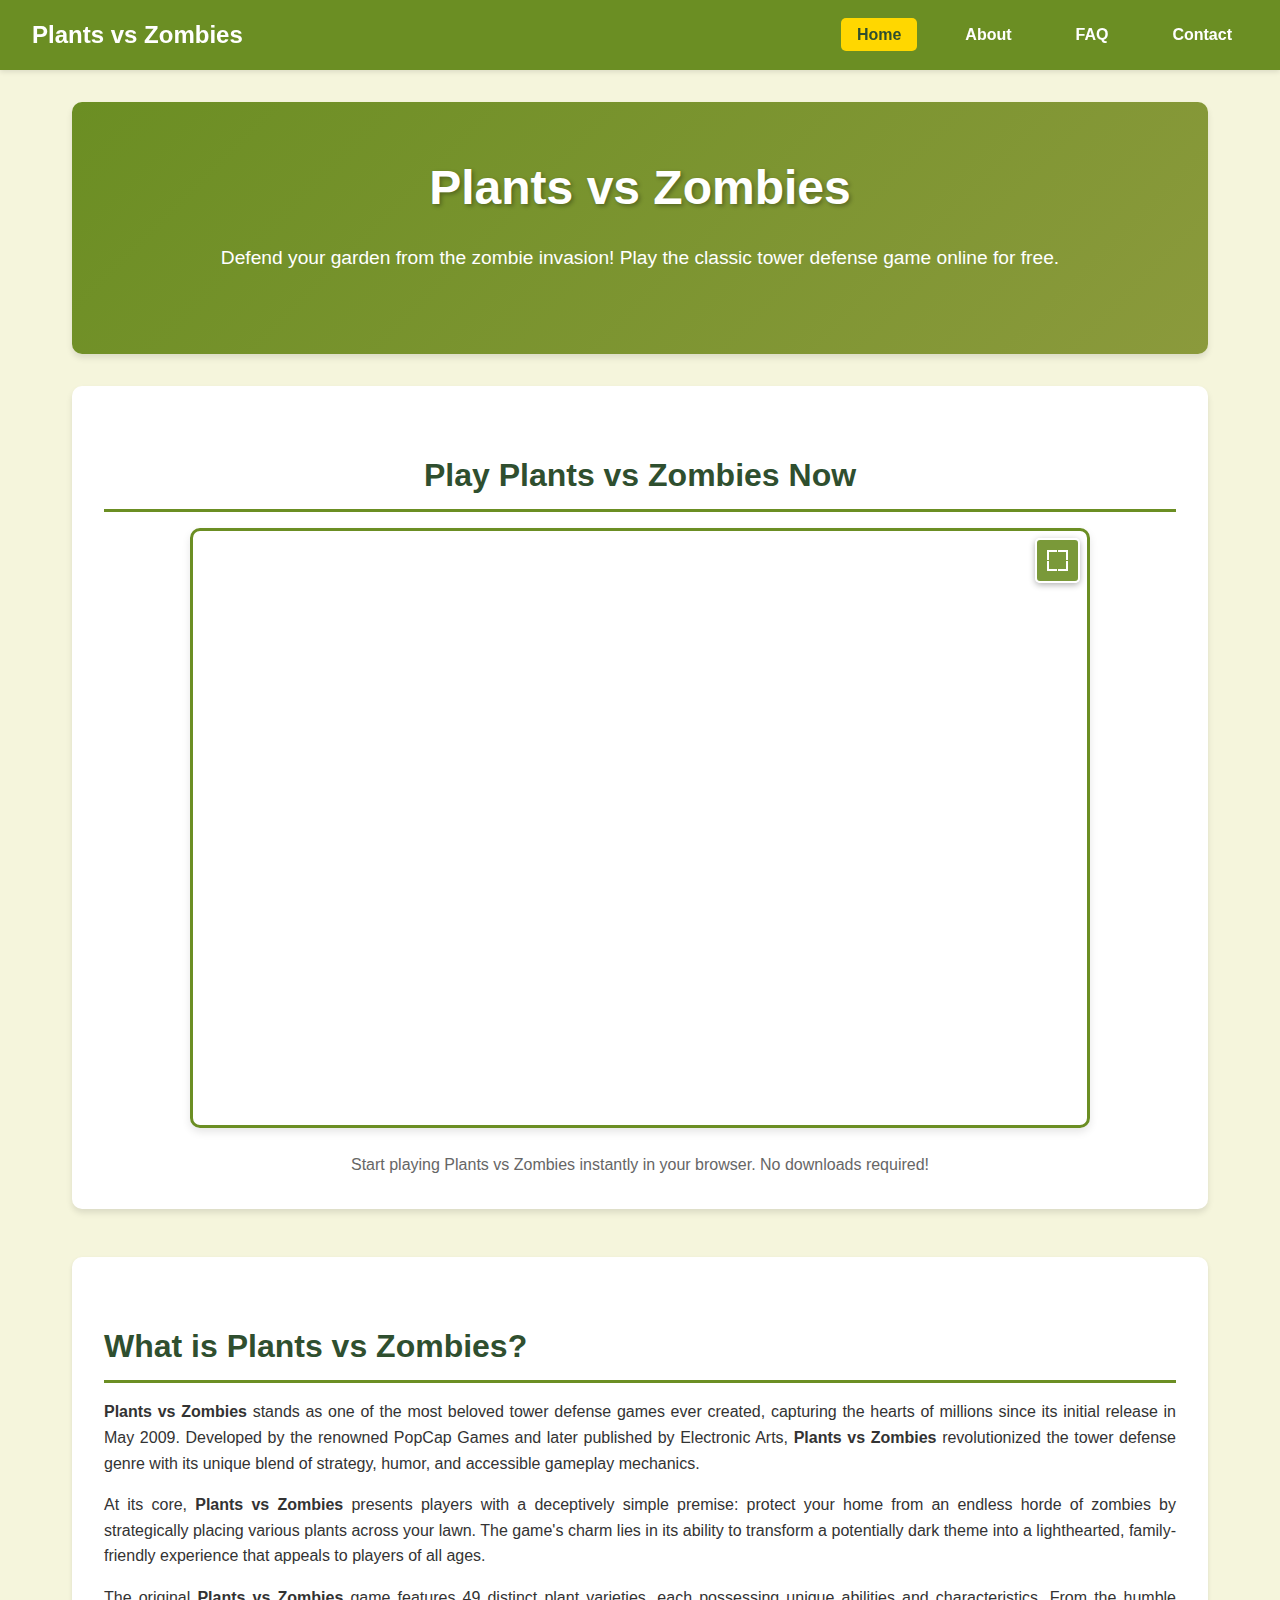
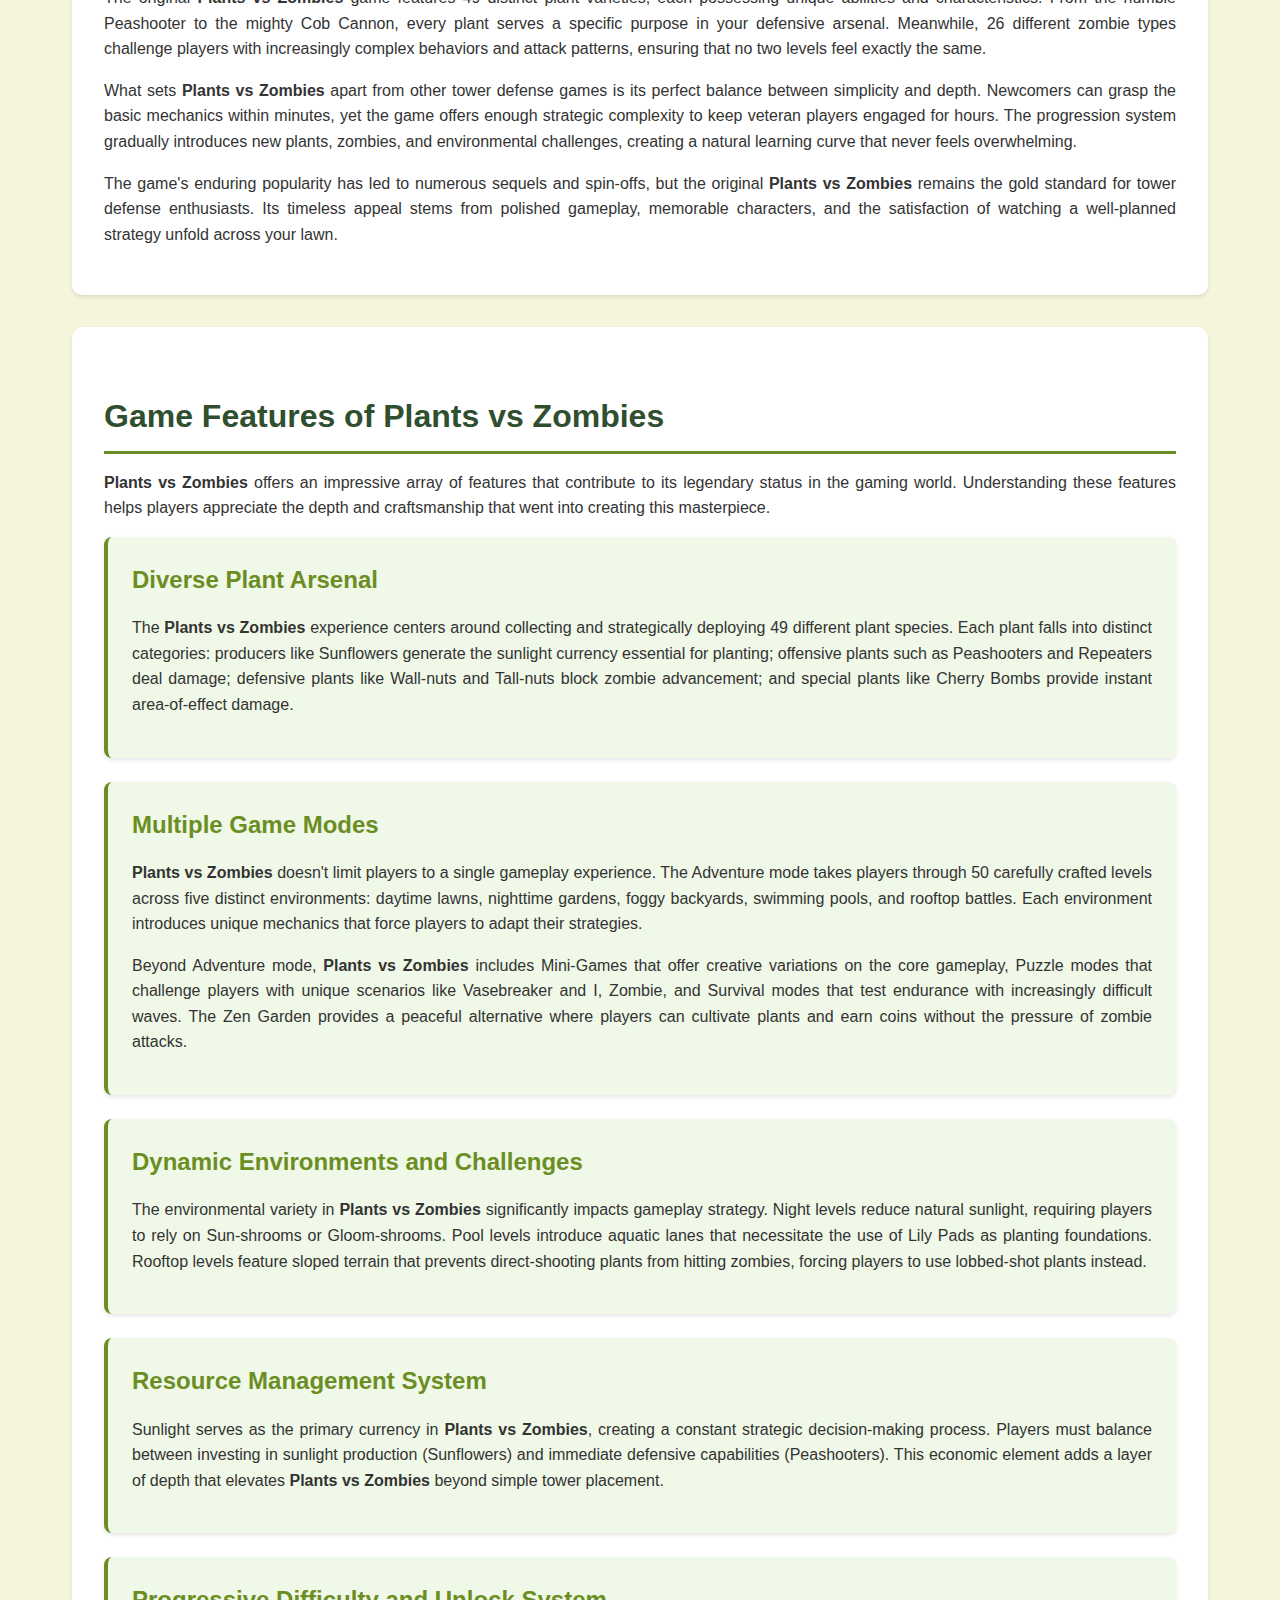
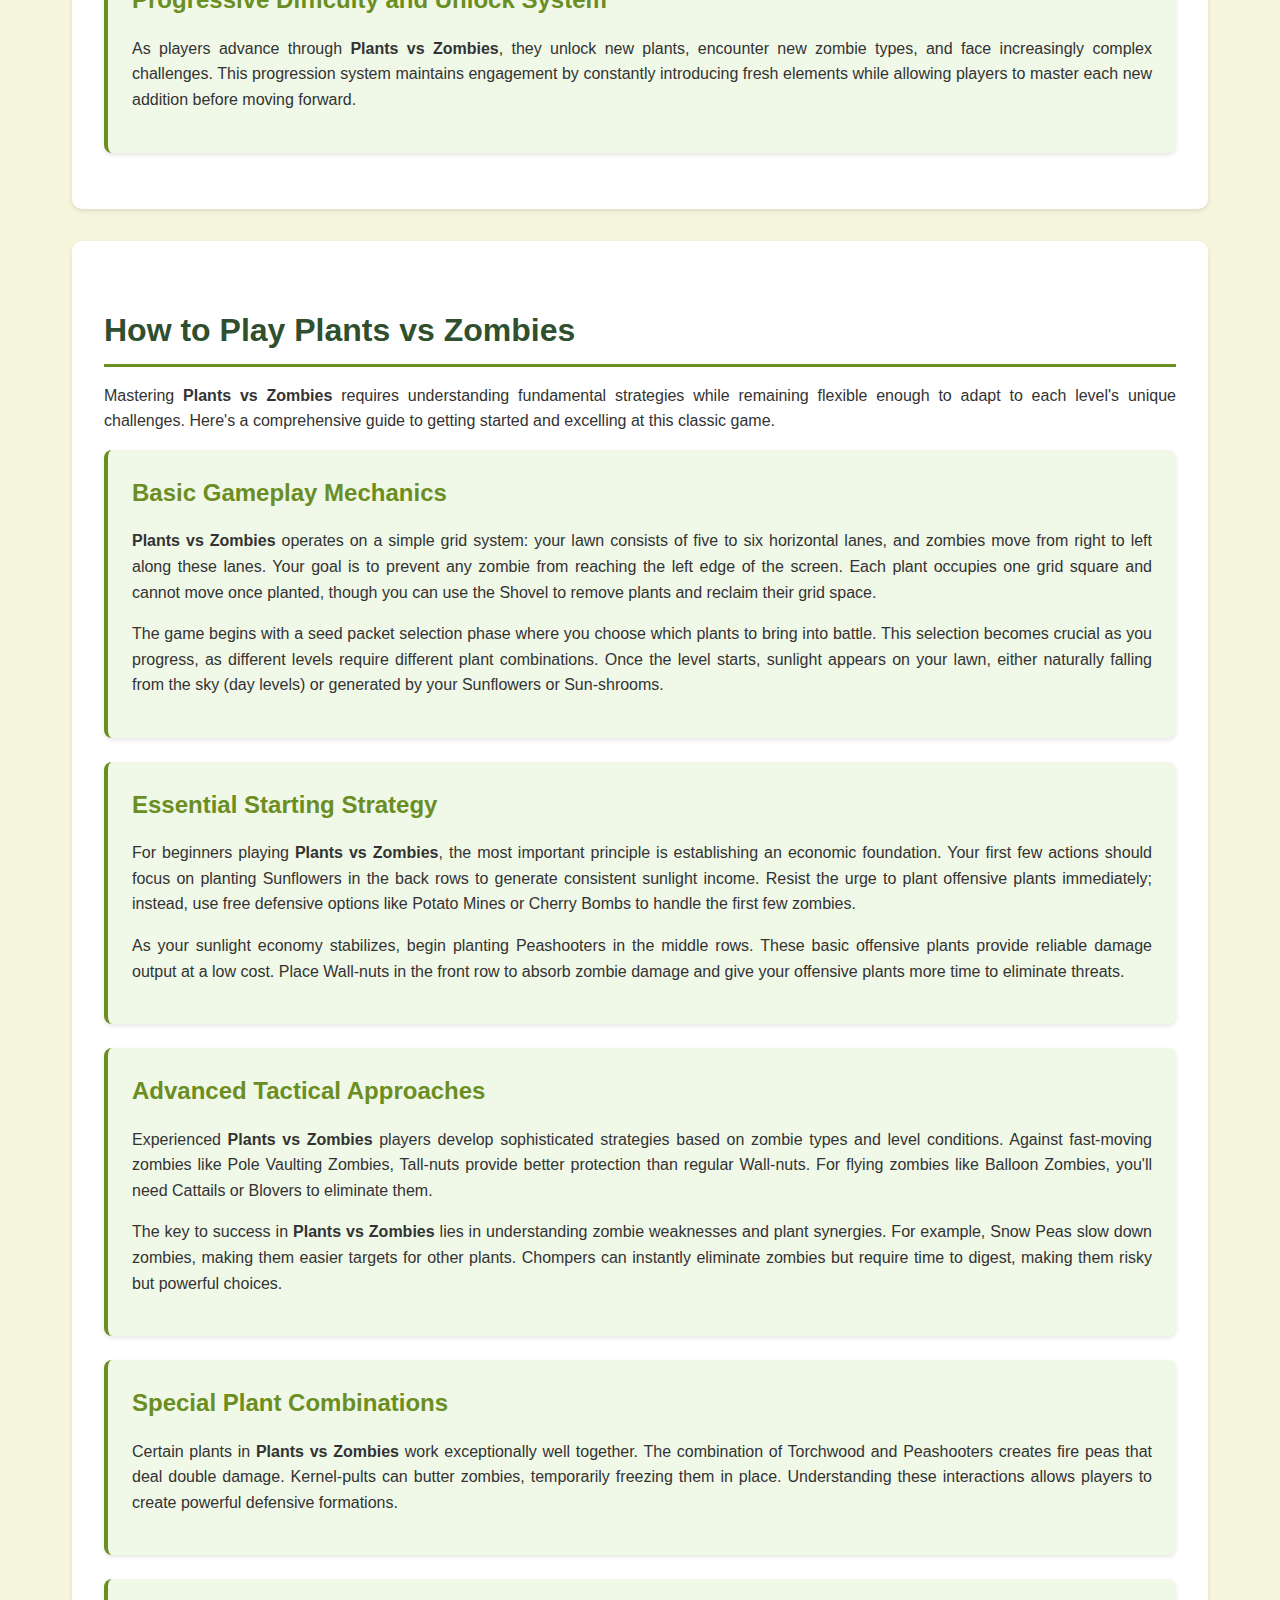
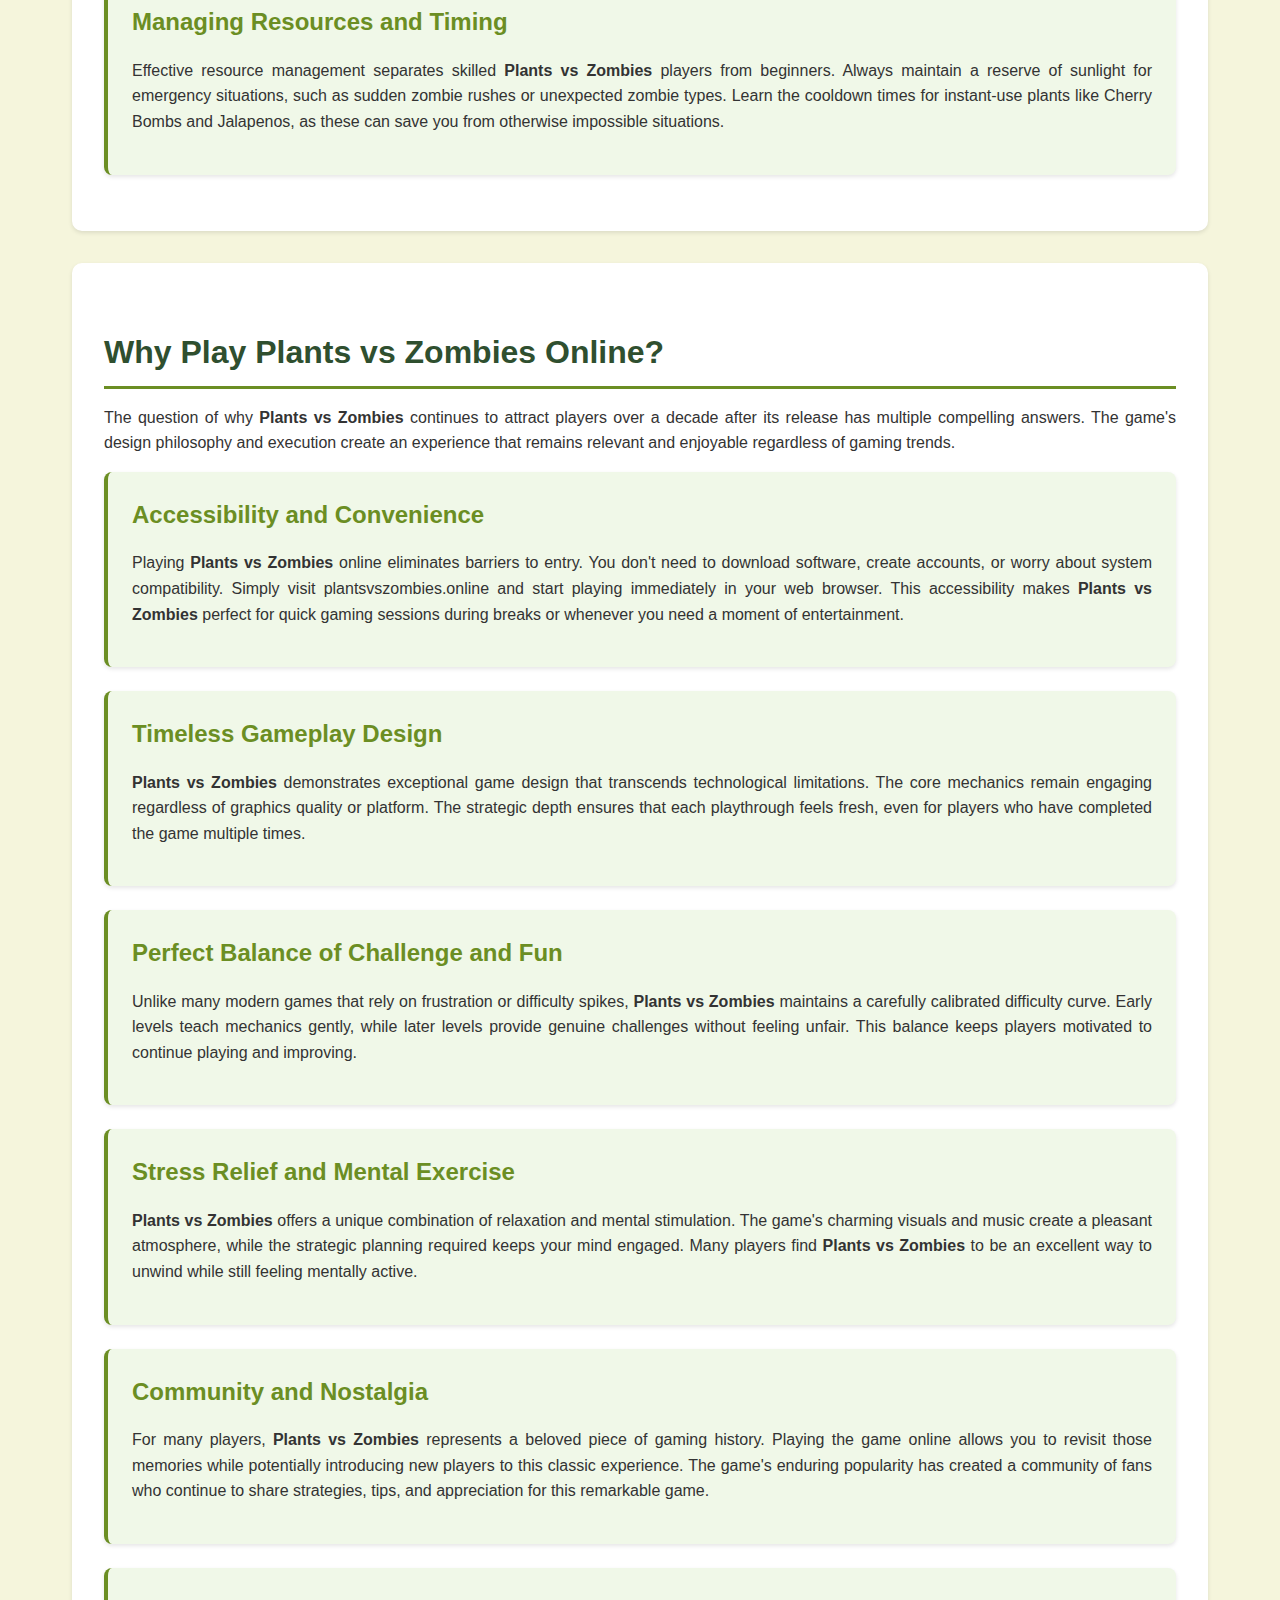
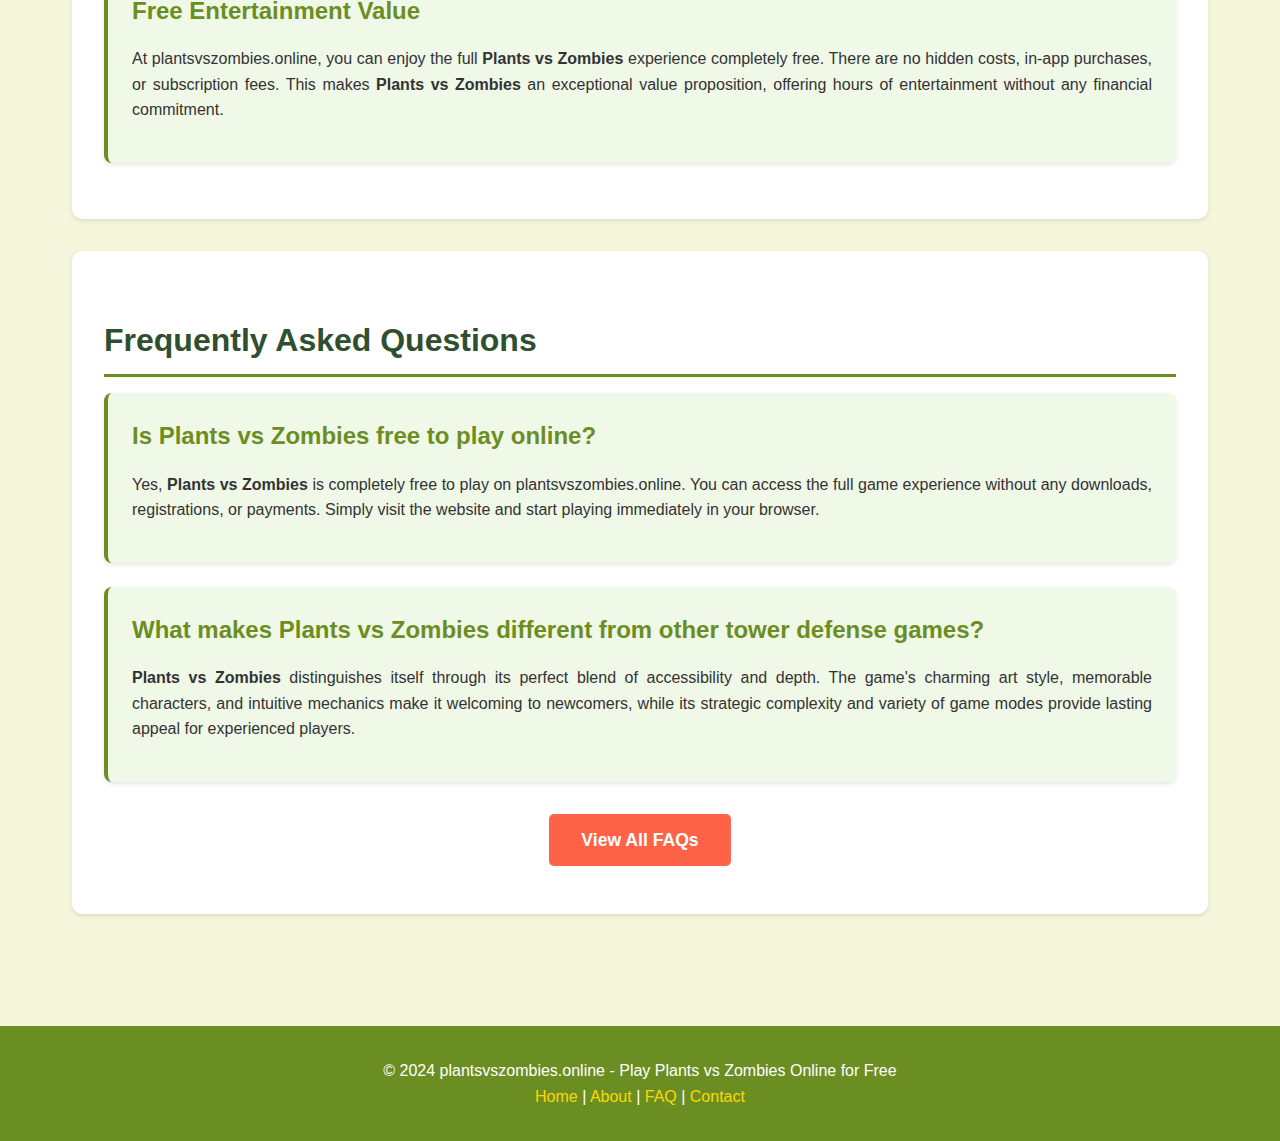
<file: index.html>
<!DOCTYPE html>
<html lang="en">
<head>
    <meta charset="UTF-8">
    <meta name="viewport" content="width=device-width, initial-scale=1.0">
    <meta name="description" content="Play Plants vs Zombies online for free! Experience the classic tower defense game where you defend your garden from zombie attacks. Master strategy, unlock plants, and enjoy endless fun at plantsvszombies.online.">
    <meta name="keywords" content="plants vs zombies, play plants vs zombies online, plants vs zombies free, tower defense game, zombie game online, plants vs zombies strategy">
    <meta name="author" content="plantsvszombies.online">
    <meta name="robots" content="index, follow">
    <meta name="language" content="English">
    <meta name="revisit-after" content="7 days">
    
    <!-- Open Graph / Facebook -->
    <meta property="og:type" content="website">
    <meta property="og:url" content="https://plantsvszombies.online/">
    <meta property="og:title" content="Plants vs Zombies - Play Free Online Tower Defense Game">
    <meta property="og:description" content="Play Plants vs Zombies online for free! Experience the classic tower defense game where you defend your garden from zombie attacks.">
    <meta property="og:site_name" content="plantsvszombies.online">
    
    <!-- Twitter -->
    <meta property="twitter:card" content="summary_large_image">
    <meta property="twitter:url" content="https://plantsvszombies.online/">
    <meta property="twitter:title" content="Plants vs Zombies - Play Free Online Tower Defense Game">
    <meta property="twitter:description" content="Play Plants vs Zombies online for free! Experience the classic tower defense game where you defend your garden from zombie attacks.">
    
    <!-- Canonical URL -->
    <link rel="canonical" href="https://plantsvszombies.online/">
    
    <!-- Structured Data -->
    <script type="application/ld+json">
    {
        "@context": "https://schema.org",
        "@type": "WebSite",
        "name": "Plants vs Zombies Online",
        "url": "https://plantsvszombies.online",
        "description": "Play Plants vs Zombies online for free! Experience the classic tower defense game.",
        "potentialAction": {
            "@type": "SearchAction",
            "target": "https://plantsvszombies.online/?q={search_term_string}",
            "query-input": "required name=search_term_string"
        }
    }
    </script>
    <script type="application/ld+json">
    {
        "@context": "https://schema.org",
        "@type": "VideoGame",
        "name": "Plants vs Zombies",
        "description": "A classic tower defense game where players use plants to defend their home from zombies.",
        "gamePlatform": "Web Browser",
        "applicationCategory": "Game",
        "genre": "Tower Defense",
        "offers": {
            "@type": "Offer",
            "price": "0",
            "priceCurrency": "USD"
        },
        "aggregateRating": {
            "@type": "AggregateRating",
            "ratingValue": "4.8",
            "ratingCount": "10000"
        }
    }
    </script>
    
    <link rel="stylesheet" href="styles.css">
    <link rel="sitemap" type="application/xml" href="/sitemap.xml">
    
    <!-- Favicon -->
    <link rel="icon" type="image/svg+xml" href="favicon-3-pvz-logo.svg">
    <link rel="alternate icon" href="favicon-3-pvz-logo.svg">
    <link rel="apple-touch-icon" href="favicon-3-pvz-logo.svg">
    
    <!-- Google tag (gtag.js) -->
    <script async src="https://www.googletagmanager.com/gtag/js?id=G-JR72J75P97"></script>
    <script>
      window.dataLayer = window.dataLayer || [];
      function gtag(){dataLayer.push(arguments);}
      gtag('js', new Date());

      gtag('config', 'G-JR72J75P97');
    </script>
    
    <!-- Google AdSense -->
    <meta name="google-adsense-account" content="ca-pub-1893638941587898">
    <script async src="https://pagead2.googlesyndication.com/pagead/js/adsbygoogle.js?client=ca-pub-1893638941587898"
     crossorigin="anonymous"></script>
</head>
<body>
    <!-- Navigation -->
    <nav>
        <div class="nav-brand">
            <a href="index.html">Plants vs Zombies</a>
        </div>
        <ul>
            <li><a href="index.html" class="active">Home</a></li>
            <li><a href="about.html">About</a></li>
            <li><a href="faq.html">FAQ</a></li>
            <li><a href="contact.html">Contact</a></li>
        </ul>
    </nav>

    <!-- Hero Section -->
    <div class="container">
        <div class="hero">
            <h1>Plants vs Zombies</h1>
            <p>Defend your garden from the zombie invasion! Play the classic tower defense game online for free.</p>
        </div>

        <!-- Game Iframe -->
        <div class="game-container">
            <h2>Play Plants vs Zombies Now</h2>
            <div class="game-wrapper">
                <button class="fullscreen-btn" id="fullscreenBtn" title="Enter Fullscreen">
                    <span class="arrow arrow-tl-h"></span>
                    <span class="arrow arrow-tl-v"></span>
                    <span class="arrow arrow-tr-h"></span>
                    <span class="arrow arrow-tr-v"></span>
                    <span class="arrow arrow-bl-h"></span>
                    <span class="arrow arrow-bl-v"></span>
                    <span class="arrow arrow-br-h"></span>
                    <span class="arrow arrow-br-v"></span>
                </button>
                <iframe id="gameIframe" src="https://pvz.ee/iframe.php" frameborder="0" allowfullscreen></iframe>
            </div>
            <p style="margin-top: 1rem; color: var(--text-secondary);">
                Start playing Plants vs Zombies instantly in your browser. No downloads required!
            </p>
        </div>

        <!-- What is Plants vs Zombies -->
        <section class="content-section" id="what-is">
            <h2>What is Plants vs Zombies?</h2>
            <p>
                <strong>Plants vs Zombies</strong> stands as one of the most beloved tower defense games ever created, capturing the hearts of millions since its initial release in May 2009. Developed by the renowned PopCap Games and later published by Electronic Arts, <strong>Plants vs Zombies</strong> revolutionized the tower defense genre with its unique blend of strategy, humor, and accessible gameplay mechanics.
            </p>
            <p>
                At its core, <strong>Plants vs Zombies</strong> presents players with a deceptively simple premise: protect your home from an endless horde of zombies by strategically placing various plants across your lawn. The game's charm lies in its ability to transform a potentially dark theme into a lighthearted, family-friendly experience that appeals to players of all ages.
            </p>
            <p>
                The original <strong>Plants vs Zombies</strong> game features 49 distinct plant varieties, each possessing unique abilities and characteristics. From the humble Peashooter to the mighty Cob Cannon, every plant serves a specific purpose in your defensive arsenal. Meanwhile, 26 different zombie types challenge players with increasingly complex behaviors and attack patterns, ensuring that no two levels feel exactly the same.
            </p>
            <p>
                What sets <strong>Plants vs Zombies</strong> apart from other tower defense games is its perfect balance between simplicity and depth. Newcomers can grasp the basic mechanics within minutes, yet the game offers enough strategic complexity to keep veteran players engaged for hours. The progression system gradually introduces new plants, zombies, and environmental challenges, creating a natural learning curve that never feels overwhelming.
            </p>
            <p>
                The game's enduring popularity has led to numerous sequels and spin-offs, but the original <strong>Plants vs Zombies</strong> remains the gold standard for tower defense enthusiasts. Its timeless appeal stems from polished gameplay, memorable characters, and the satisfaction of watching a well-planned strategy unfold across your lawn.
            </p>
        </section>

        <!-- Game Features -->
        <section class="content-section" id="features">
            <h2>Game Features of Plants vs Zombies</h2>
            <p>
                <strong>Plants vs Zombies</strong> offers an impressive array of features that contribute to its legendary status in the gaming world. Understanding these features helps players appreciate the depth and craftsmanship that went into creating this masterpiece.
            </p>

            <div class="card">
                <h3>Diverse Plant Arsenal</h3>
                <p>
                    The <strong>Plants vs Zombies</strong> experience centers around collecting and strategically deploying 49 different plant species. Each plant falls into distinct categories: producers like Sunflowers generate the sunlight currency essential for planting; offensive plants such as Peashooters and Repeaters deal damage; defensive plants like Wall-nuts and Tall-nuts block zombie advancement; and special plants like Cherry Bombs provide instant area-of-effect damage.
                </p>
            </div>

            <div class="card">
                <h3>Multiple Game Modes</h3>
                <p>
                    <strong>Plants vs Zombies</strong> doesn't limit players to a single gameplay experience. The Adventure mode takes players through 50 carefully crafted levels across five distinct environments: daytime lawns, nighttime gardens, foggy backyards, swimming pools, and rooftop battles. Each environment introduces unique mechanics that force players to adapt their strategies.
                </p>
                <p>
                    Beyond Adventure mode, <strong>Plants vs Zombies</strong> includes Mini-Games that offer creative variations on the core gameplay, Puzzle modes that challenge players with unique scenarios like Vasebreaker and I, Zombie, and Survival modes that test endurance with increasingly difficult waves. The Zen Garden provides a peaceful alternative where players can cultivate plants and earn coins without the pressure of zombie attacks.
                </p>
            </div>

            <div class="card">
                <h3>Dynamic Environments and Challenges</h3>
                <p>
                    The environmental variety in <strong>Plants vs Zombies</strong> significantly impacts gameplay strategy. Night levels reduce natural sunlight, requiring players to rely on Sun-shrooms or Gloom-shrooms. Pool levels introduce aquatic lanes that necessitate the use of Lily Pads as planting foundations. Rooftop levels feature sloped terrain that prevents direct-shooting plants from hitting zombies, forcing players to use lobbed-shot plants instead.
                </p>
            </div>

            <div class="card">
                <h3>Resource Management System</h3>
                <p>
                    Sunlight serves as the primary currency in <strong>Plants vs Zombies</strong>, creating a constant strategic decision-making process. Players must balance between investing in sunlight production (Sunflowers) and immediate defensive capabilities (Peashooters). This economic element adds a layer of depth that elevates <strong>Plants vs Zombies</strong> beyond simple tower placement.
                </p>
            </div>

            <div class="card">
                <h3>Progressive Difficulty and Unlock System</h3>
                <p>
                    As players advance through <strong>Plants vs Zombies</strong>, they unlock new plants, encounter new zombie types, and face increasingly complex challenges. This progression system maintains engagement by constantly introducing fresh elements while allowing players to master each new addition before moving forward.
                </p>
            </div>
        </section>

        <!-- How to Play -->
        <section class="content-section" id="how-to-play">
            <h2>How to Play Plants vs Zombies</h2>
            <p>
                Mastering <strong>Plants vs Zombies</strong> requires understanding fundamental strategies while remaining flexible enough to adapt to each level's unique challenges. Here's a comprehensive guide to getting started and excelling at this classic game.
            </p>

            <div class="card">
                <h3>Basic Gameplay Mechanics</h3>
                <p>
                    <strong>Plants vs Zombies</strong> operates on a simple grid system: your lawn consists of five to six horizontal lanes, and zombies move from right to left along these lanes. Your goal is to prevent any zombie from reaching the left edge of the screen. Each plant occupies one grid square and cannot move once planted, though you can use the Shovel to remove plants and reclaim their grid space.
                </p>
                <p>
                    The game begins with a seed packet selection phase where you choose which plants to bring into battle. This selection becomes crucial as you progress, as different levels require different plant combinations. Once the level starts, sunlight appears on your lawn, either naturally falling from the sky (day levels) or generated by your Sunflowers or Sun-shrooms.
                </p>
            </div>

            <div class="card">
                <h3>Essential Starting Strategy</h3>
                <p>
                    For beginners playing <strong>Plants vs Zombies</strong>, the most important principle is establishing an economic foundation. Your first few actions should focus on planting Sunflowers in the back rows to generate consistent sunlight income. Resist the urge to plant offensive plants immediately; instead, use free defensive options like Potato Mines or Cherry Bombs to handle the first few zombies.
                </p>
                <p>
                    As your sunlight economy stabilizes, begin planting Peashooters in the middle rows. These basic offensive plants provide reliable damage output at a low cost. Place Wall-nuts in the front row to absorb zombie damage and give your offensive plants more time to eliminate threats.
                </p>
            </div>

            <div class="card">
                <h3>Advanced Tactical Approaches</h3>
                <p>
                    Experienced <strong>Plants vs Zombies</strong> players develop sophisticated strategies based on zombie types and level conditions. Against fast-moving zombies like Pole Vaulting Zombies, Tall-nuts provide better protection than regular Wall-nuts. For flying zombies like Balloon Zombies, you'll need Cattails or Blovers to eliminate them.
                </p>
                <p>
                    The key to success in <strong>Plants vs Zombies</strong> lies in understanding zombie weaknesses and plant synergies. For example, Snow Peas slow down zombies, making them easier targets for other plants. Chompers can instantly eliminate zombies but require time to digest, making them risky but powerful choices.
                </p>
            </div>

            <div class="card">
                <h3>Special Plant Combinations</h3>
                <p>
                    Certain plants in <strong>Plants vs Zombies</strong> work exceptionally well together. The combination of Torchwood and Peashooters creates fire peas that deal double damage. Kernel-pults can butter zombies, temporarily freezing them in place. Understanding these interactions allows players to create powerful defensive formations.
                </p>
            </div>

            <div class="card">
                <h3>Managing Resources and Timing</h3>
                <p>
                    Effective resource management separates skilled <strong>Plants vs Zombies</strong> players from beginners. Always maintain a reserve of sunlight for emergency situations, such as sudden zombie rushes or unexpected zombie types. Learn the cooldown times for instant-use plants like Cherry Bombs and Jalapenos, as these can save you from otherwise impossible situations.
                </p>
            </div>
        </section>

        <!-- Why Play Online -->
        <section class="content-section" id="why-play">
            <h2>Why Play Plants vs Zombies Online?</h2>
            <p>
                The question of why <strong>Plants vs Zombies</strong> continues to attract players over a decade after its release has multiple compelling answers. The game's design philosophy and execution create an experience that remains relevant and enjoyable regardless of gaming trends.
            </p>

            <div class="card">
                <h3>Accessibility and Convenience</h3>
                <p>
                    Playing <strong>Plants vs Zombies</strong> online eliminates barriers to entry. You don't need to download software, create accounts, or worry about system compatibility. Simply visit plantsvszombies.online and start playing immediately in your web browser. This accessibility makes <strong>Plants vs Zombies</strong> perfect for quick gaming sessions during breaks or whenever you need a moment of entertainment.
                </p>
            </div>

            <div class="card">
                <h3>Timeless Gameplay Design</h3>
                <p>
                    <strong>Plants vs Zombies</strong> demonstrates exceptional game design that transcends technological limitations. The core mechanics remain engaging regardless of graphics quality or platform. The strategic depth ensures that each playthrough feels fresh, even for players who have completed the game multiple times.
                </p>
            </div>

            <div class="card">
                <h3>Perfect Balance of Challenge and Fun</h3>
                <p>
                    Unlike many modern games that rely on frustration or difficulty spikes, <strong>Plants vs Zombies</strong> maintains a carefully calibrated difficulty curve. Early levels teach mechanics gently, while later levels provide genuine challenges without feeling unfair. This balance keeps players motivated to continue playing and improving.
                </p>
            </div>

            <div class="card">
                <h3>Stress Relief and Mental Exercise</h3>
                <p>
                    <strong>Plants vs Zombies</strong> offers a unique combination of relaxation and mental stimulation. The game's charming visuals and music create a pleasant atmosphere, while the strategic planning required keeps your mind engaged. Many players find <strong>Plants vs Zombies</strong> to be an excellent way to unwind while still feeling mentally active.
                </p>
            </div>

            <div class="card">
                <h3>Community and Nostalgia</h3>
                <p>
                    For many players, <strong>Plants vs Zombies</strong> represents a beloved piece of gaming history. Playing the game online allows you to revisit those memories while potentially introducing new players to this classic experience. The game's enduring popularity has created a community of fans who continue to share strategies, tips, and appreciation for this remarkable game.
                </p>
            </div>

            <div class="card">
                <h3>Free Entertainment Value</h3>
                <p>
                    At plantsvszombies.online, you can enjoy the full <strong>Plants vs Zombies</strong> experience completely free. There are no hidden costs, in-app purchases, or subscription fees. This makes <strong>Plants vs Zombies</strong> an exceptional value proposition, offering hours of entertainment without any financial commitment.
                </p>
            </div>
        </section>

        <!-- Quick FAQ Preview -->
        <section class="content-section" id="faq-preview">
            <h2>Frequently Asked Questions</h2>
            <div class="card">
                <h3>Is Plants vs Zombies free to play online?</h3>
                <p>
                    Yes, <strong>Plants vs Zombies</strong> is completely free to play on plantsvszombies.online. You can access the full game experience without any downloads, registrations, or payments. Simply visit the website and start playing immediately in your browser.
                </p>
            </div>
            <div class="card">
                <h3>What makes Plants vs Zombies different from other tower defense games?</h3>
                <p>
                    <strong>Plants vs Zombies</strong> distinguishes itself through its perfect blend of accessibility and depth. The game's charming art style, memorable characters, and intuitive mechanics make it welcoming to newcomers, while its strategic complexity and variety of game modes provide lasting appeal for experienced players.
                </p>
            </div>
            <p style="text-align: center; margin-top: 2rem;">
                <a href="faq.html" class="btn">View All FAQs</a>
            </p>
        </section>
    </div>

    <!-- Footer -->
    <footer>
        <p>&copy; 2024 plantsvszombies.online - Play Plants vs Zombies Online for Free</p>
        <p>
            <a href="index.html">Home</a> | 
            <a href="about.html">About</a> | 
            <a href="faq.html">FAQ</a> | 
            <a href="contact.html">Contact</a>
        </p>
    </footer>

    <!-- Back to Top Button -->
    <a href="#" class="back-to-top" id="backToTop">↑</a>

    <script src="script.js"></script>
</body>
</html>
</file>
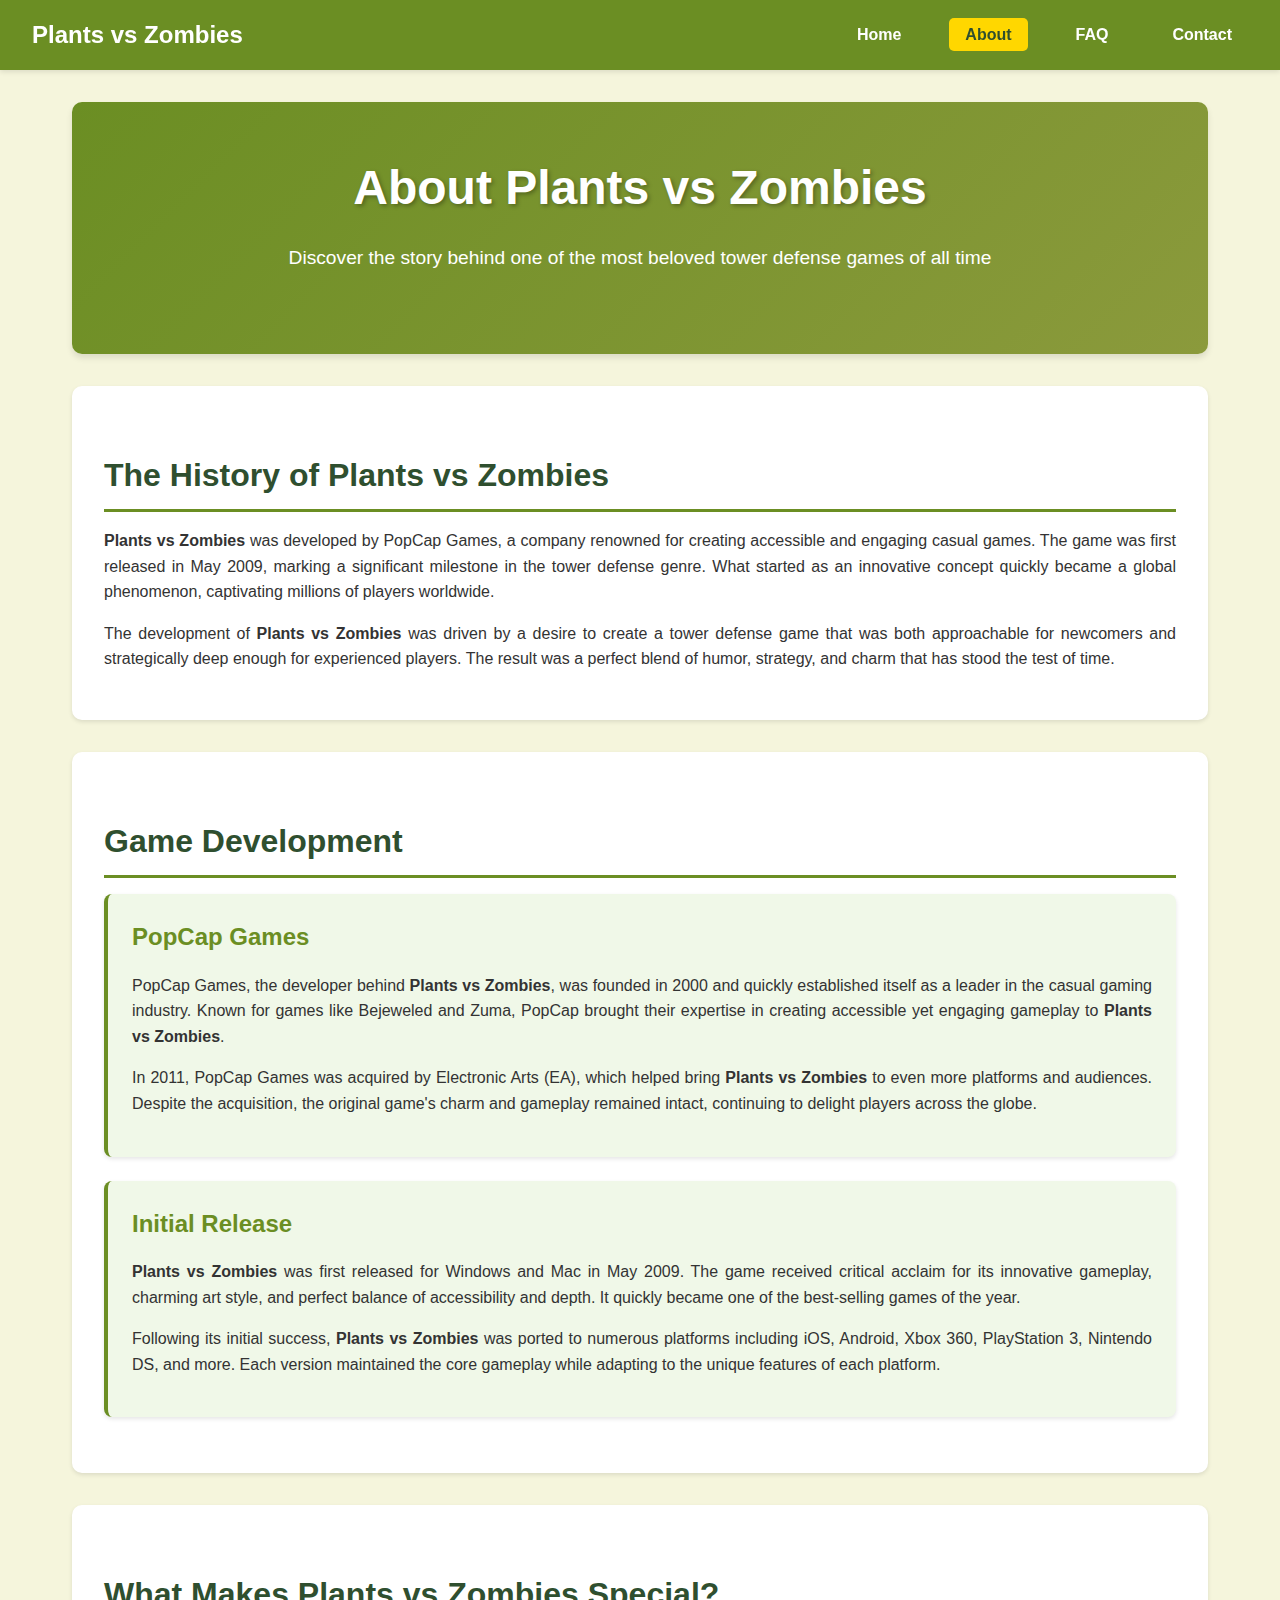
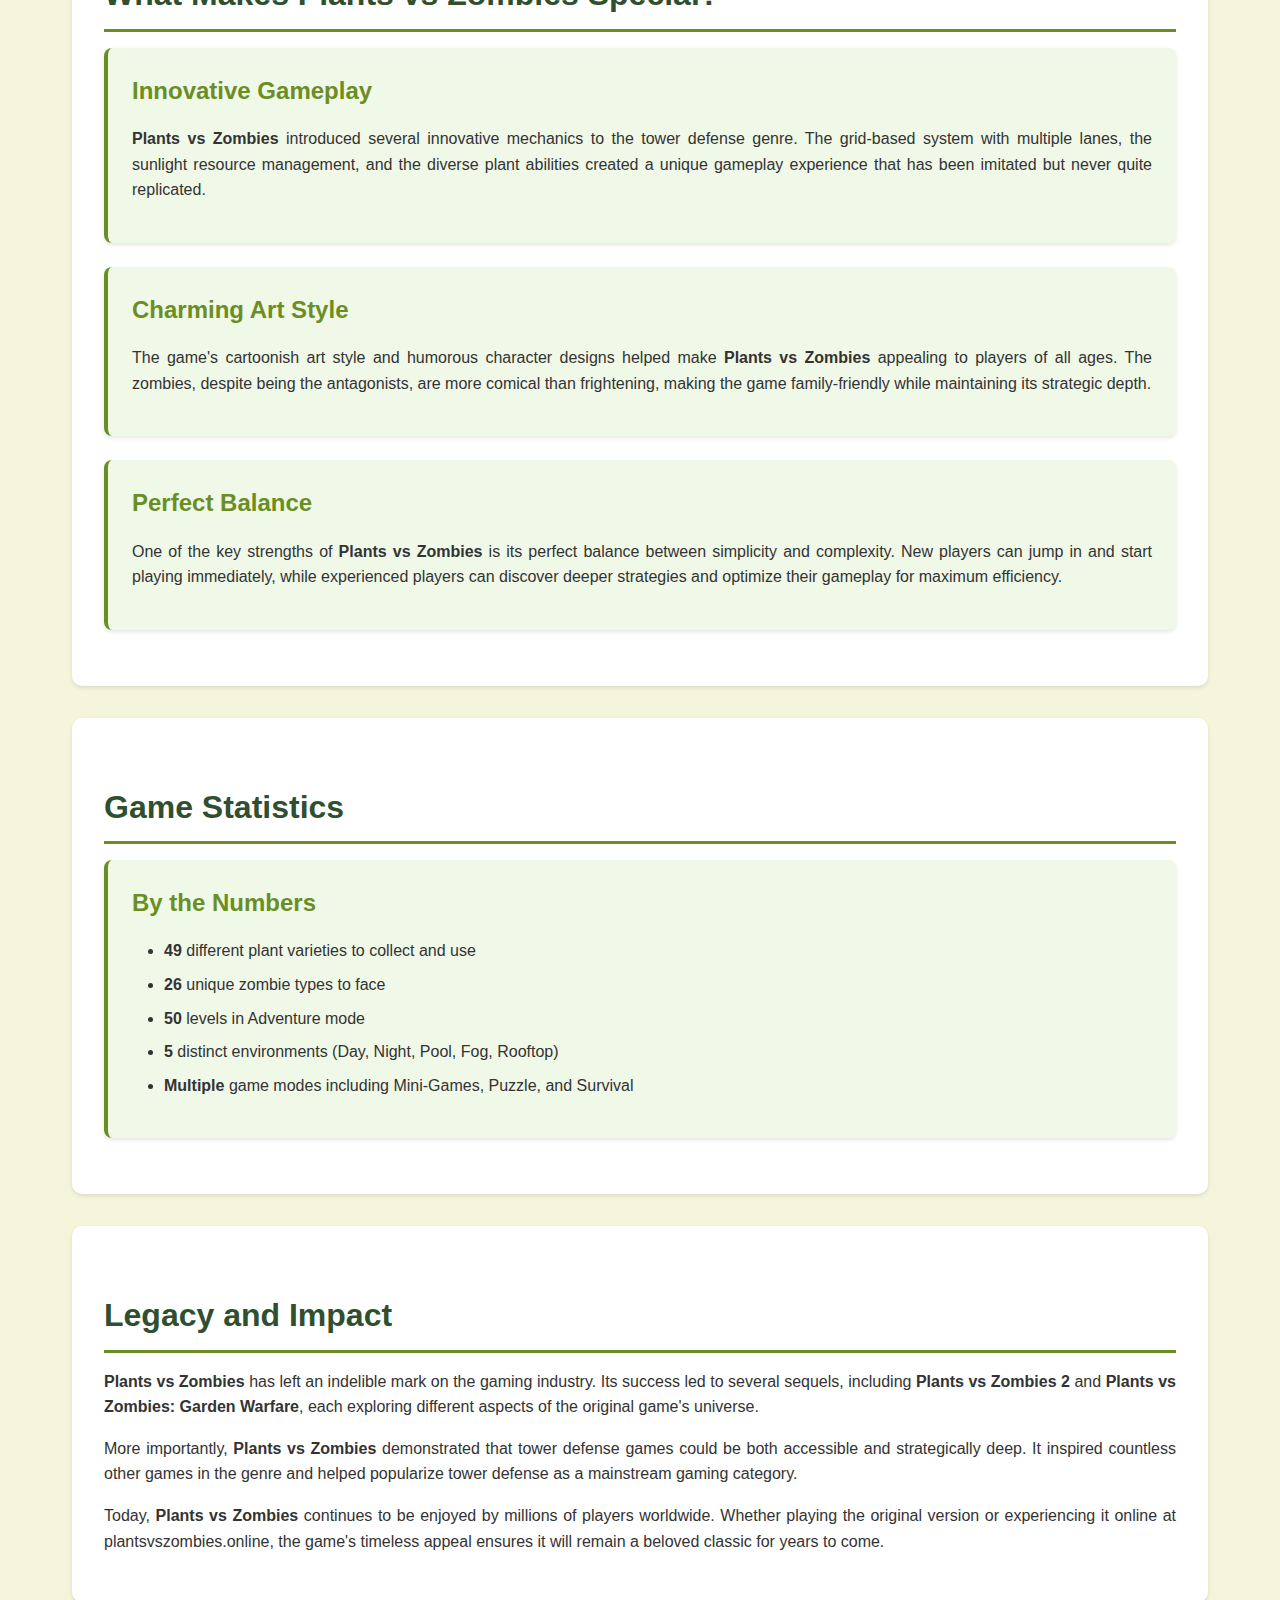
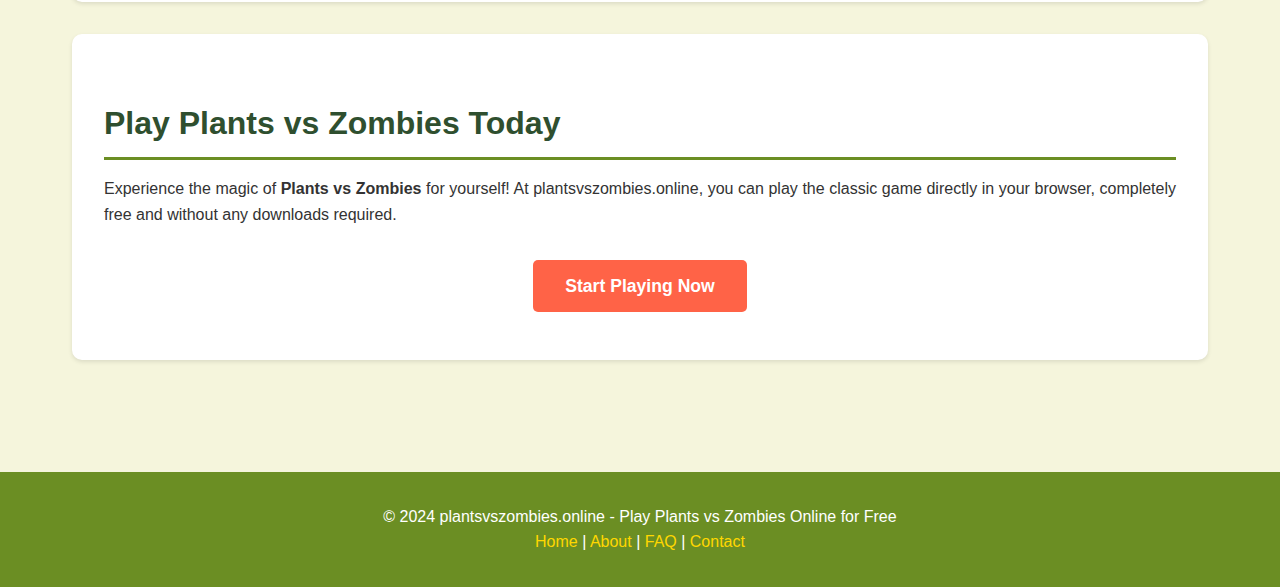
<file: about.html>
<!DOCTYPE html>
<html lang="en">
<head>
    <meta charset="UTF-8">
    <meta name="viewport" content="width=device-width, initial-scale=1.0">
    <meta name="description" content="Learn about Plants vs Zombies - the classic tower defense game developed by PopCap Games. Discover the history, features, and why this game remains popular today.">
    <meta name="keywords" content="plants vs zombies, about plants vs zombies, popcap games, tower defense game history">
    <title>About Plants vs Zombies - Game History & Information | plantsvszombies.online</title>
    <link rel="stylesheet" href="styles.css">
    
    <!-- Favicon -->
    <link rel="icon" type="image/svg+xml" href="favicon-3-pvz-logo.svg">
    <link rel="alternate icon" href="favicon-3-pvz-logo.svg">
    <link rel="apple-touch-icon" href="favicon-3-pvz-logo.svg">
    
    <!-- Google tag (gtag.js) -->
    <script async src="https://www.googletagmanager.com/gtag/js?id=G-JR72J75P97"></script>
    <script>
      window.dataLayer = window.dataLayer || [];
      function gtag(){dataLayer.push(arguments);}
      gtag('js', new Date());

      gtag('config', 'G-JR72J75P97');
    </script>
    
    <!-- Google AdSense -->
    <meta name="google-adsense-account" content="ca-pub-1893638941587898">
    <script async src="https://pagead2.googlesyndication.com/pagead/js/adsbygoogle.js?client=ca-pub-1893638941587898"
     crossorigin="anonymous"></script>
</head>
<body>
    <!-- Navigation -->
    <nav>
        <div class="nav-brand">
            <a href="index.html">Plants vs Zombies</a>
        </div>
        <ul>
            <li><a href="index.html">Home</a></li>
            <li><a href="about.html" class="active">About</a></li>
            <li><a href="faq.html">FAQ</a></li>
            <li><a href="contact.html">Contact</a></li>
        </ul>
    </nav>

    <div class="container">
        <!-- Hero Section -->
        <div class="hero">
            <h1>About Plants vs Zombies</h1>
            <p>Discover the story behind one of the most beloved tower defense games of all time</p>
        </div>

        <!-- About Content -->
        <section class="content-section">
            <h2>The History of Plants vs Zombies</h2>
            <p>
                <strong>Plants vs Zombies</strong> was developed by PopCap Games, a company renowned for creating accessible and engaging casual games. The game was first released in May 2009, marking a significant milestone in the tower defense genre. What started as an innovative concept quickly became a global phenomenon, captivating millions of players worldwide.
            </p>
            <p>
                The development of <strong>Plants vs Zombies</strong> was driven by a desire to create a tower defense game that was both approachable for newcomers and strategically deep enough for experienced players. The result was a perfect blend of humor, strategy, and charm that has stood the test of time.
            </p>
        </section>

        <section class="content-section">
            <h2>Game Development</h2>
            <div class="card">
                <h3>PopCap Games</h3>
                <p>
                    PopCap Games, the developer behind <strong>Plants vs Zombies</strong>, was founded in 2000 and quickly established itself as a leader in the casual gaming industry. Known for games like Bejeweled and Zuma, PopCap brought their expertise in creating accessible yet engaging gameplay to <strong>Plants vs Zombies</strong>.
                </p>
                <p>
                    In 2011, PopCap Games was acquired by Electronic Arts (EA), which helped bring <strong>Plants vs Zombies</strong> to even more platforms and audiences. Despite the acquisition, the original game's charm and gameplay remained intact, continuing to delight players across the globe.
                </p>
            </div>

            <div class="card">
                <h3>Initial Release</h3>
                <p>
                    <strong>Plants vs Zombies</strong> was first released for Windows and Mac in May 2009. The game received critical acclaim for its innovative gameplay, charming art style, and perfect balance of accessibility and depth. It quickly became one of the best-selling games of the year.
                </p>
                <p>
                    Following its initial success, <strong>Plants vs Zombies</strong> was ported to numerous platforms including iOS, Android, Xbox 360, PlayStation 3, Nintendo DS, and more. Each version maintained the core gameplay while adapting to the unique features of each platform.
                </p>
            </div>
        </section>

        <section class="content-section">
            <h2>What Makes Plants vs Zombies Special?</h2>
            <div class="card">
                <h3>Innovative Gameplay</h3>
                <p>
                    <strong>Plants vs Zombies</strong> introduced several innovative mechanics to the tower defense genre. The grid-based system with multiple lanes, the sunlight resource management, and the diverse plant abilities created a unique gameplay experience that has been imitated but never quite replicated.
                </p>
            </div>

            <div class="card">
                <h3>Charming Art Style</h3>
                <p>
                    The game's cartoonish art style and humorous character designs helped make <strong>Plants vs Zombies</strong> appealing to players of all ages. The zombies, despite being the antagonists, are more comical than frightening, making the game family-friendly while maintaining its strategic depth.
                </p>
            </div>

            <div class="card">
                <h3>Perfect Balance</h3>
                <p>
                    One of the key strengths of <strong>Plants vs Zombies</strong> is its perfect balance between simplicity and complexity. New players can jump in and start playing immediately, while experienced players can discover deeper strategies and optimize their gameplay for maximum efficiency.
                </p>
            </div>
        </section>

        <section class="content-section">
            <h2>Game Statistics</h2>
            <div class="card">
                <h3>By the Numbers</h3>
                <ul>
                    <li><strong>49</strong> different plant varieties to collect and use</li>
                    <li><strong>26</strong> unique zombie types to face</li>
                    <li><strong>50</strong> levels in Adventure mode</li>
                    <li><strong>5</strong> distinct environments (Day, Night, Pool, Fog, Rooftop)</li>
                    <li><strong>Multiple</strong> game modes including Mini-Games, Puzzle, and Survival</li>
                </ul>
            </div>
        </section>

        <section class="content-section">
            <h2>Legacy and Impact</h2>
            <p>
                <strong>Plants vs Zombies</strong> has left an indelible mark on the gaming industry. Its success led to several sequels, including <strong>Plants vs Zombies 2</strong> and <strong>Plants vs Zombies: Garden Warfare</strong>, each exploring different aspects of the original game's universe.
            </p>
            <p>
                More importantly, <strong>Plants vs Zombies</strong> demonstrated that tower defense games could be both accessible and strategically deep. It inspired countless other games in the genre and helped popularize tower defense as a mainstream gaming category.
            </p>
            <p>
                Today, <strong>Plants vs Zombies</strong> continues to be enjoyed by millions of players worldwide. Whether playing the original version or experiencing it online at plantsvszombies.online, the game's timeless appeal ensures it will remain a beloved classic for years to come.
            </p>
        </section>

        <section class="content-section">
            <h2>Play Plants vs Zombies Today</h2>
            <p>
                Experience the magic of <strong>Plants vs Zombies</strong> for yourself! At plantsvszombies.online, you can play the classic game directly in your browser, completely free and without any downloads required.
            </p>
            <p style="text-align: center; margin-top: 2rem;">
                <a href="index.html" class="btn">Start Playing Now</a>
            </p>
        </section>
    </div>

    <!-- Footer -->
    <footer>
        <p>&copy; 2024 plantsvszombies.online - Play Plants vs Zombies Online for Free</p>
        <p>
            <a href="index.html">Home</a> | 
            <a href="about.html">About</a> | 
            <a href="faq.html">FAQ</a> | 
            <a href="contact.html">Contact</a>
        </p>
    </footer>

    <!-- Back to Top Button -->
    <a href="#" class="back-to-top" id="backToTop">↑</a>

    <script src="script.js"></script>
</body>
</html>
</file>
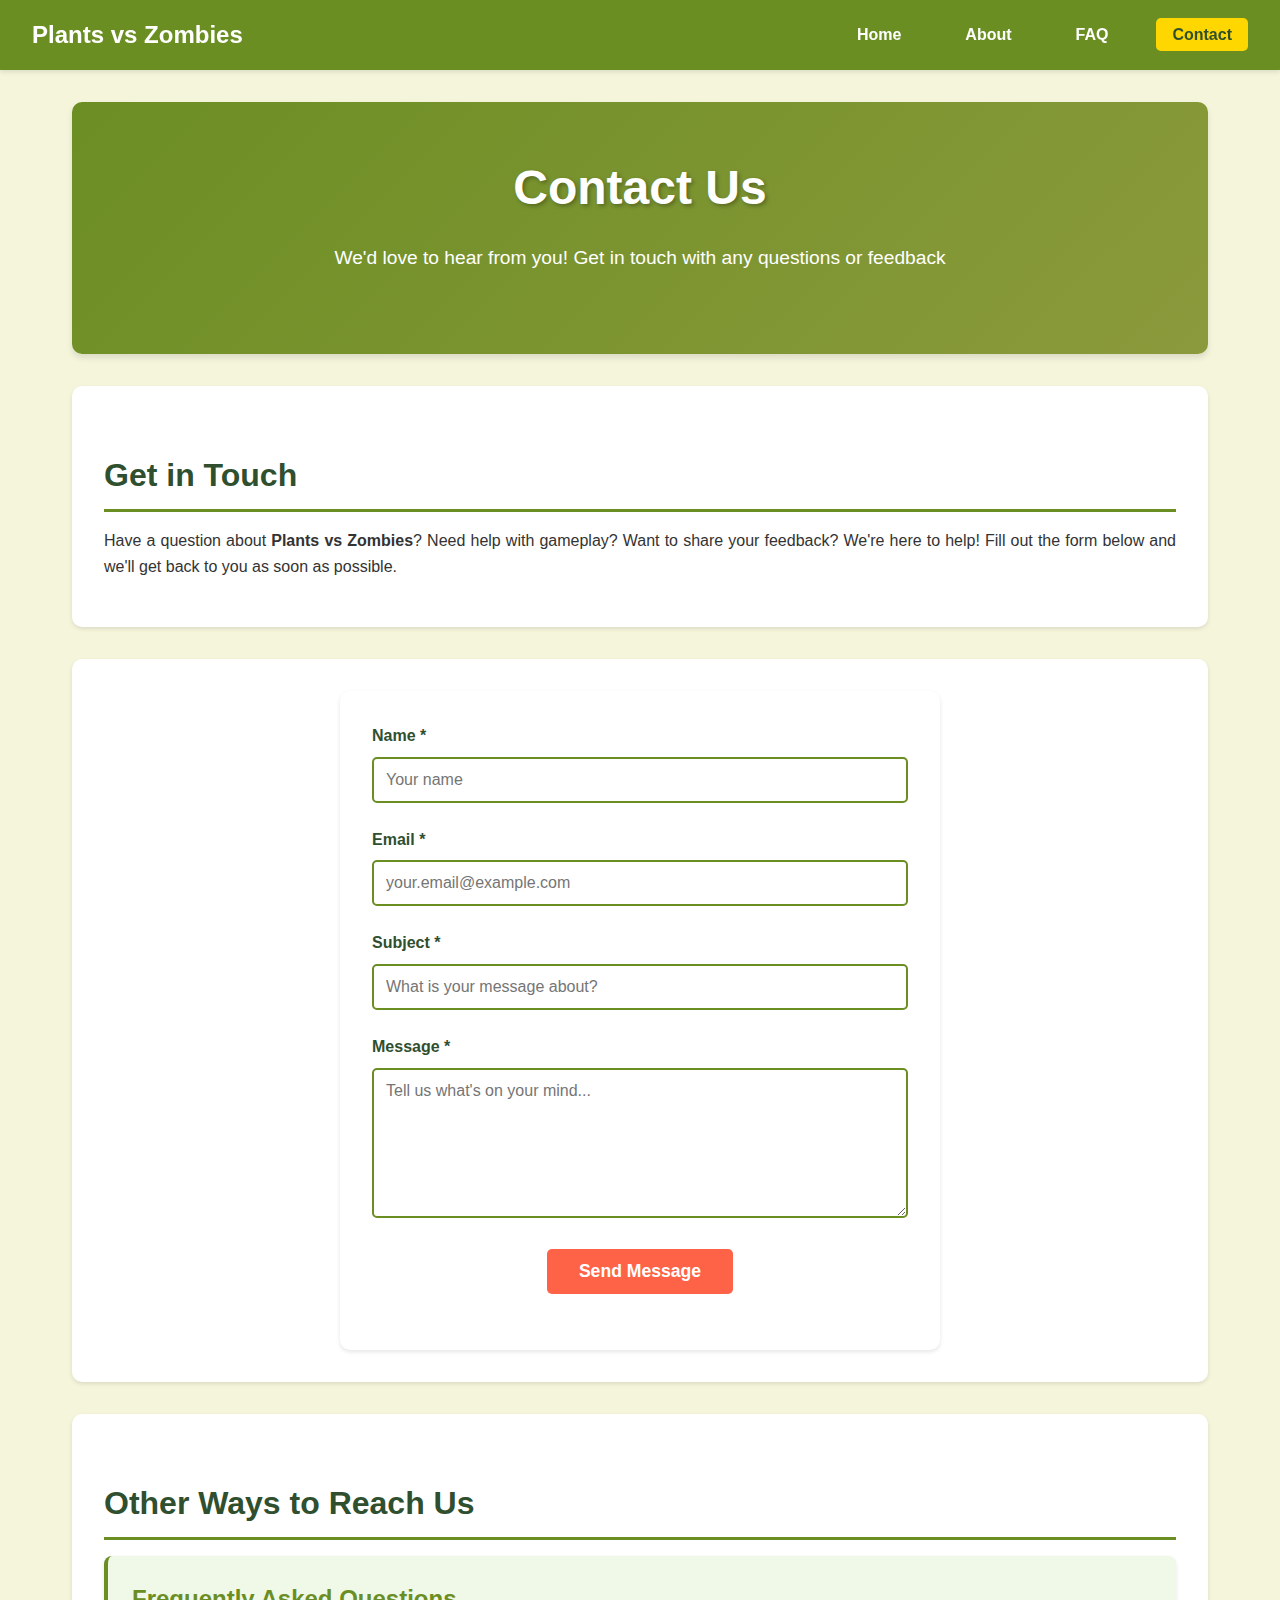
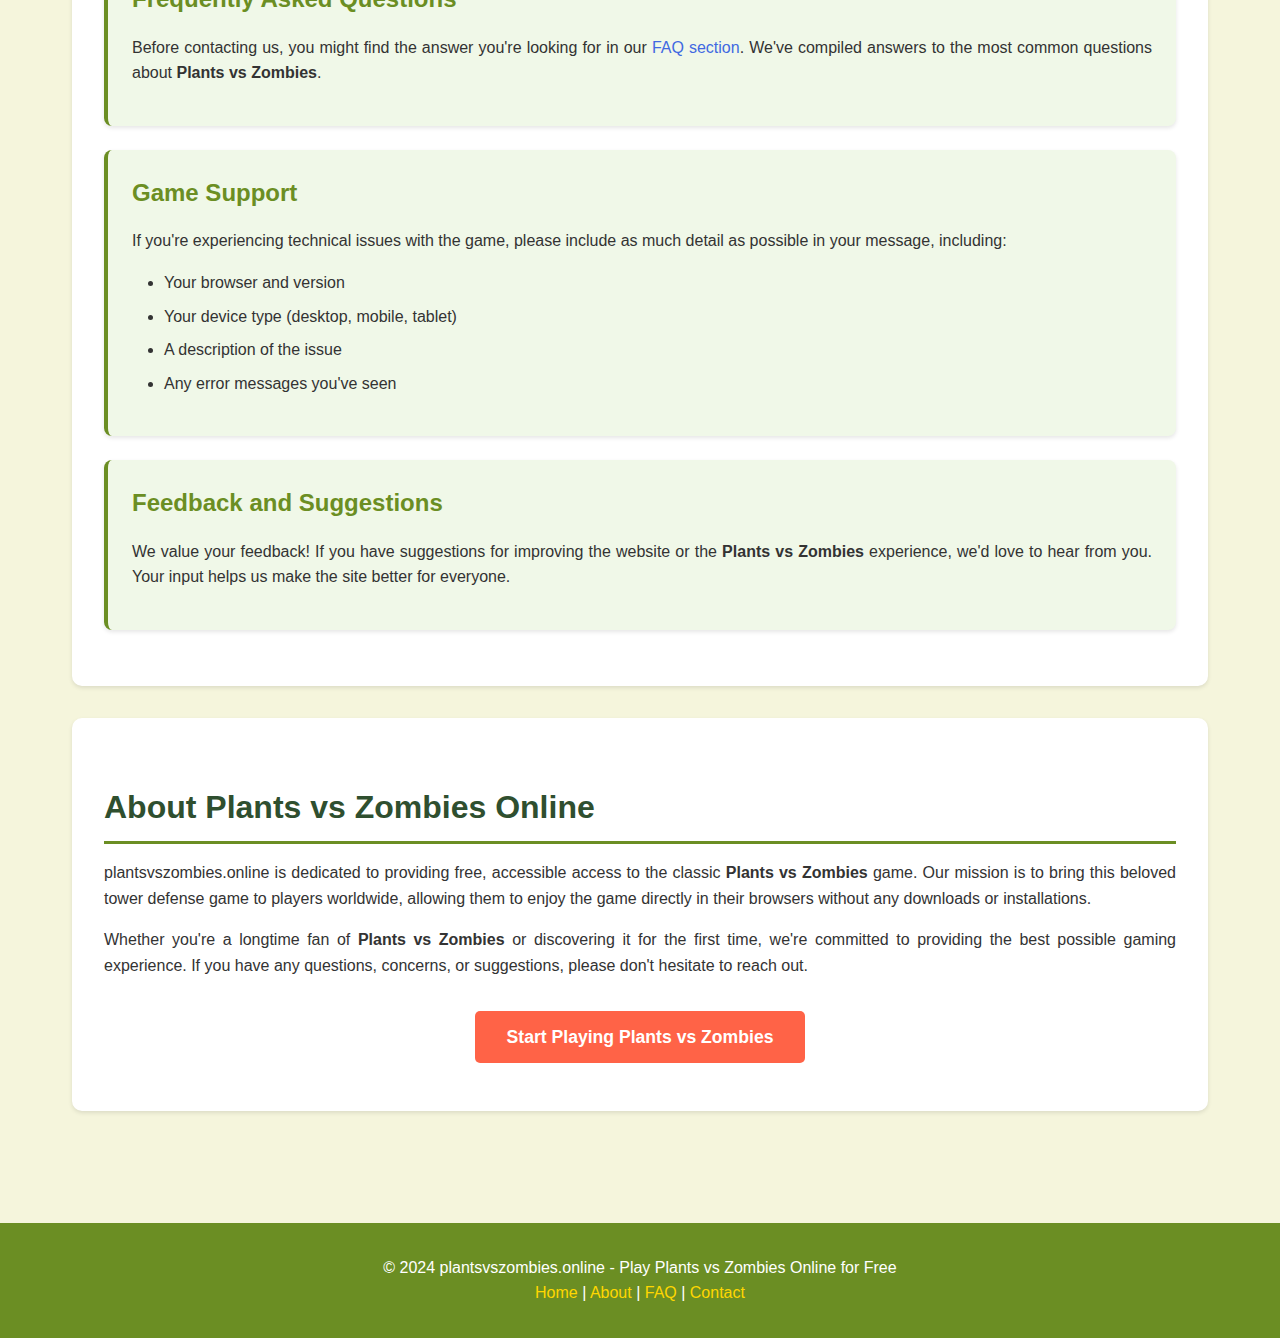
<file: contact.html>
<!DOCTYPE html>
<html lang="en">
<head>
    <meta charset="UTF-8">
    <meta name="viewport" content="width=device-width, initial-scale=1.0">
    <meta name="description" content="Contact plantsvszombies.online for questions, feedback, or support about playing Plants vs Zombies online for free.">
    <meta name="keywords" content="contact plants vs zombies, plants vs zombies support, plants vs zombies feedback">
    <title>Contact Us - Plants vs Zombies Online | plantsvszombies.online</title>
    <link rel="stylesheet" href="styles.css">
    
    <!-- Favicon -->
    <link rel="icon" type="image/svg+xml" href="favicon-3-pvz-logo.svg">
    <link rel="alternate icon" href="favicon-3-pvz-logo.svg">
    <link rel="apple-touch-icon" href="favicon-3-pvz-logo.svg">
    
    <!-- Google tag (gtag.js) -->
    <script async src="https://www.googletagmanager.com/gtag/js?id=G-JR72J75P97"></script>
    <script>
      window.dataLayer = window.dataLayer || [];
      function gtag(){dataLayer.push(arguments);}
      gtag('js', new Date());

      gtag('config', 'G-JR72J75P97');
    </script>
    
    <!-- Google AdSense -->
    <meta name="google-adsense-account" content="ca-pub-1893638941587898">
    <script async src="https://pagead2.googlesyndication.com/pagead/js/adsbygoogle.js?client=ca-pub-1893638941587898"
     crossorigin="anonymous"></script>
</head>
<body>
    <!-- Navigation -->
    <nav>
        <div class="nav-brand">
            <a href="index.html">Plants vs Zombies</a>
        </div>
        <ul>
            <li><a href="index.html">Home</a></li>
            <li><a href="about.html">About</a></li>
            <li><a href="faq.html">FAQ</a></li>
            <li><a href="contact.html" class="active">Contact</a></li>
        </ul>
    </nav>

    <div class="container">
        <!-- Hero Section -->
        <div class="hero">
            <h1>Contact Us</h1>
            <p>We'd love to hear from you! Get in touch with any questions or feedback</p>
        </div>

        <!-- Contact Content -->
        <section class="content-section">
            <h2>Get in Touch</h2>
            <p>
                Have a question about <strong>Plants vs Zombies</strong>? Need help with gameplay? Want to share your feedback? We're here to help! Fill out the form below and we'll get back to you as soon as possible.
            </p>
        </section>

        <!-- Contact Form -->
        <section class="content-section">
            <form class="contact-form" id="contactForm">
                <div class="form-group">
                    <label for="name">Name *</label>
                    <input type="text" id="name" name="name" required placeholder="Your name">
                </div>

                <div class="form-group">
                    <label for="email">Email *</label>
                    <input type="email" id="email" name="email" required placeholder="your.email@example.com">
                </div>

                <div class="form-group">
                    <label for="subject">Subject *</label>
                    <input type="text" id="subject" name="subject" required placeholder="What is your message about?">
                </div>

                <div class="form-group">
                    <label for="message">Message *</label>
                    <textarea id="message" name="message" required placeholder="Tell us what's on your mind..."></textarea>
                </div>

                <div class="form-group" style="text-align: center;">
                    <button type="submit" class="btn">Send Message</button>
                </div>
            </form>
        </section>

        <!-- Additional Information -->
        <section class="content-section">
            <h2>Other Ways to Reach Us</h2>
            <div class="card">
                <h3>Frequently Asked Questions</h3>
                <p>
                    Before contacting us, you might find the answer you're looking for in our <a href="faq.html">FAQ section</a>. We've compiled answers to the most common questions about <strong>Plants vs Zombies</strong>.
                </p>
            </div>

            <div class="card">
                <h3>Game Support</h3>
                <p>
                    If you're experiencing technical issues with the game, please include as much detail as possible in your message, including:
                </p>
                <ul>
                    <li>Your browser and version</li>
                    <li>Your device type (desktop, mobile, tablet)</li>
                    <li>A description of the issue</li>
                    <li>Any error messages you've seen</li>
                </ul>
            </div>

            <div class="card">
                <h3>Feedback and Suggestions</h3>
                <p>
                    We value your feedback! If you have suggestions for improving the website or the <strong>Plants vs Zombies</strong> experience, we'd love to hear from you. Your input helps us make the site better for everyone.
                </p>
            </div>
        </section>

        <section class="content-section">
            <h2>About Plants vs Zombies Online</h2>
            <p>
                plantsvszombies.online is dedicated to providing free, accessible access to the classic <strong>Plants vs Zombies</strong> game. Our mission is to bring this beloved tower defense game to players worldwide, allowing them to enjoy the game directly in their browsers without any downloads or installations.
            </p>
            <p>
                Whether you're a longtime fan of <strong>Plants vs Zombies</strong> or discovering it for the first time, we're committed to providing the best possible gaming experience. If you have any questions, concerns, or suggestions, please don't hesitate to reach out.
            </p>
            <p style="text-align: center; margin-top: 2rem;">
                <a href="index.html" class="btn">Start Playing Plants vs Zombies</a>
            </p>
        </section>
    </div>

    <!-- Footer -->
    <footer>
        <p>&copy; 2024 plantsvszombies.online - Play Plants vs Zombies Online for Free</p>
        <p>
            <a href="index.html">Home</a> | 
            <a href="about.html">About</a> | 
            <a href="faq.html">FAQ</a> | 
            <a href="contact.html">Contact</a>
        </p>
    </footer>

    <!-- Back to Top Button -->
    <a href="#" class="back-to-top" id="backToTop">↑</a>

    <script src="script.js"></script>
</body>
</html>
</file>
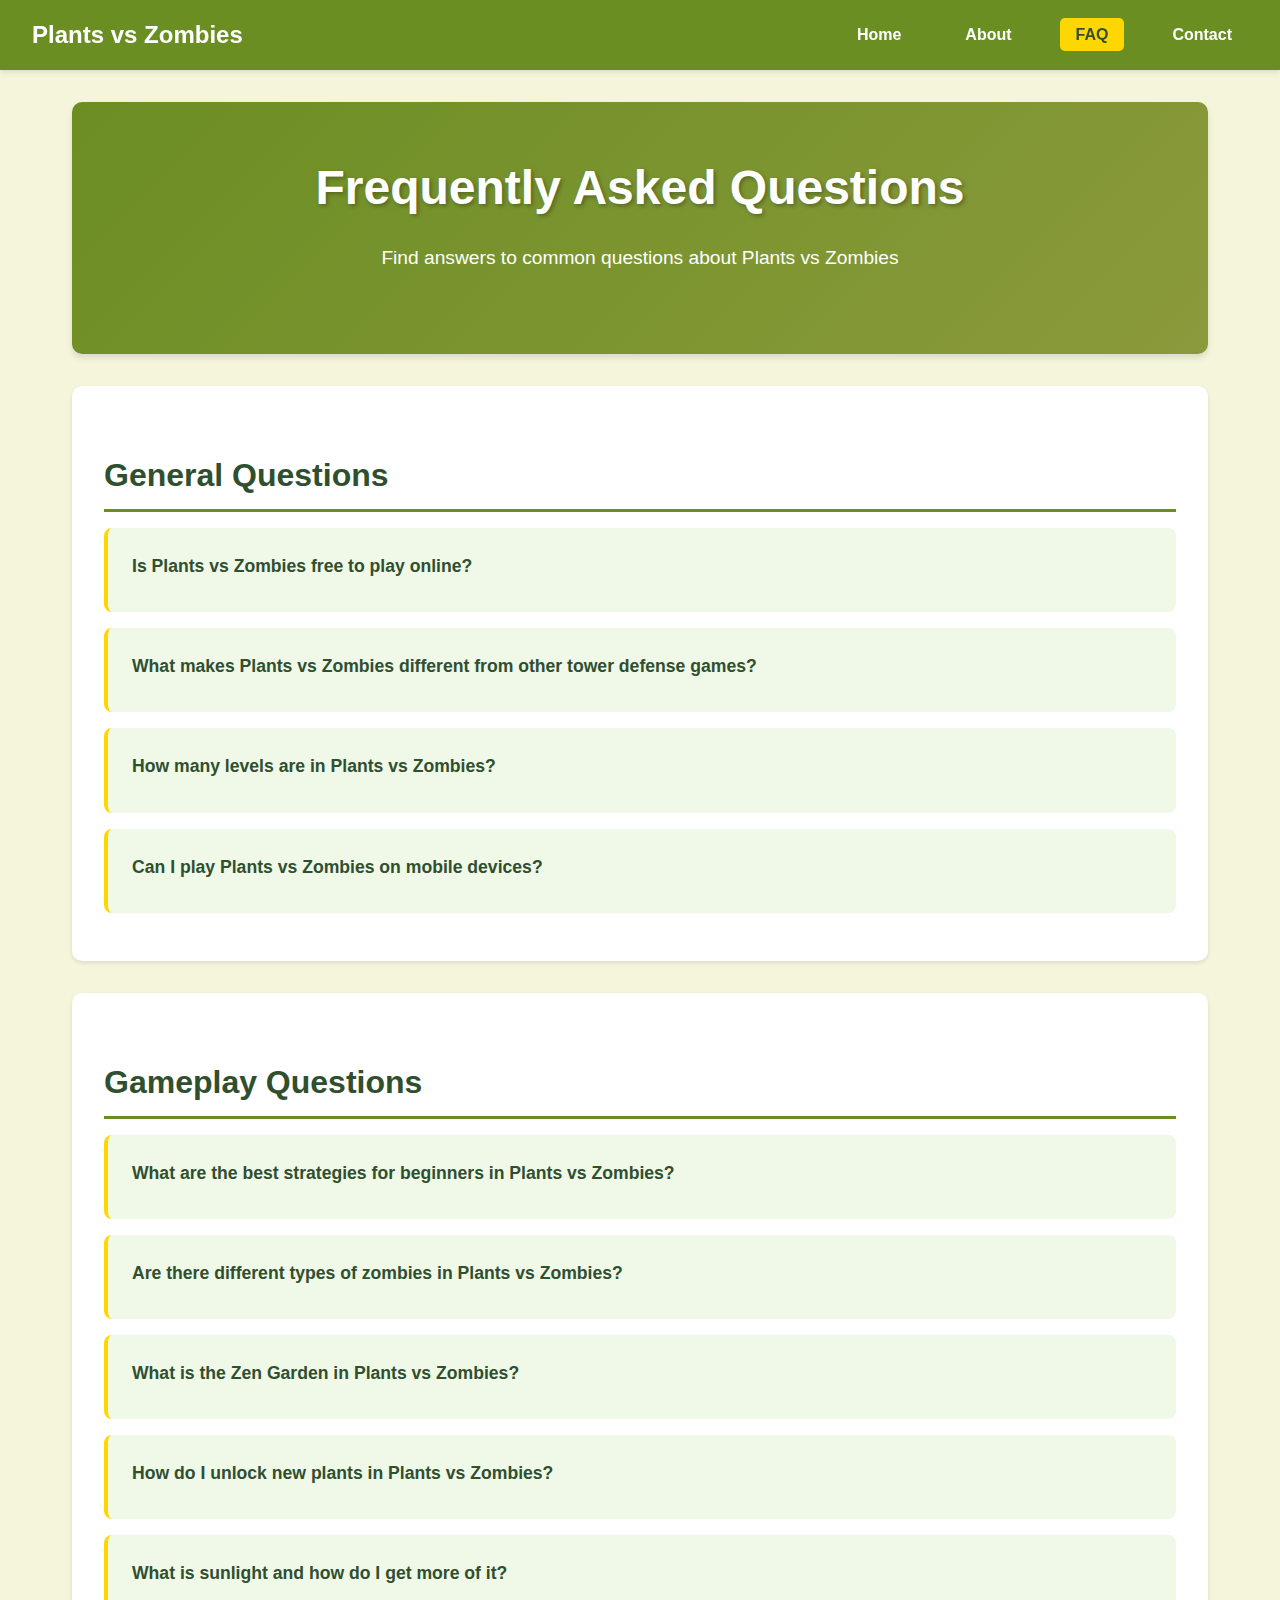
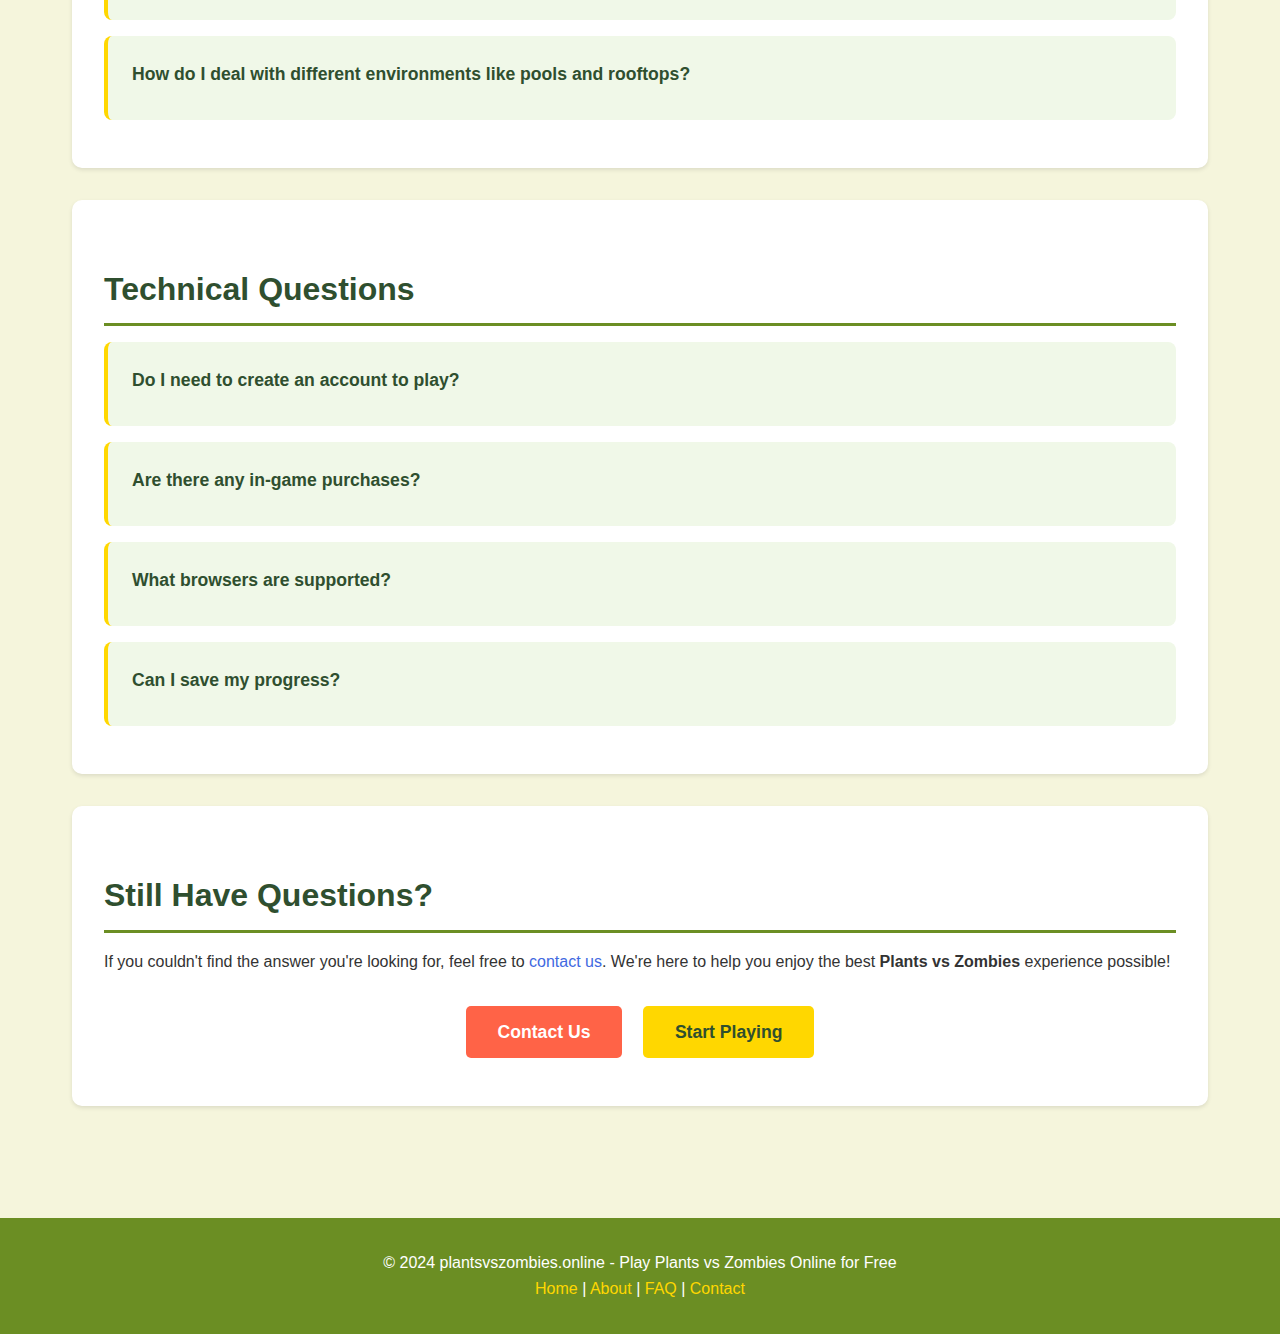
<file: faq.html>
<!DOCTYPE html>
<html lang="en">
<head>
    <meta charset="UTF-8">
    <meta name="viewport" content="width=device-width, initial-scale=1.0">
    <meta name="description" content="Frequently asked questions about Plants vs Zombies. Find answers about gameplay, strategies, features, and how to play online for free.">
    <meta name="keywords" content="plants vs zombies faq, plants vs zombies questions, plants vs zombies help, how to play plants vs zombies">
    <title>Plants vs Zombies FAQ - Common Questions & Answers | plantsvszombies.online</title>
    <link rel="stylesheet" href="styles.css">
    
    <!-- Favicon -->
    <link rel="icon" type="image/svg+xml" href="favicon-3-pvz-logo.svg">
    <link rel="alternate icon" href="favicon-3-pvz-logo.svg">
    <link rel="apple-touch-icon" href="favicon-3-pvz-logo.svg">
    
    <!-- Google tag (gtag.js) -->
    <script async src="https://www.googletagmanager.com/gtag/js?id=G-JR72J75P97"></script>
    <script>
      window.dataLayer = window.dataLayer || [];
      function gtag(){dataLayer.push(arguments);}
      gtag('js', new Date());

      gtag('config', 'G-JR72J75P97');
    </script>
    
    <!-- Google AdSense -->
    <meta name="google-adsense-account" content="ca-pub-1893638941587898">
    <script async src="https://pagead2.googlesyndication.com/pagead/js/adsbygoogle.js?client=ca-pub-1893638941587898"
     crossorigin="anonymous"></script>
</head>
<body>
    <!-- Navigation -->
    <nav>
        <div class="nav-brand">
            <a href="index.html">Plants vs Zombies</a>
        </div>
        <ul>
            <li><a href="index.html">Home</a></li>
            <li><a href="about.html">About</a></li>
            <li><a href="faq.html" class="active">FAQ</a></li>
            <li><a href="contact.html">Contact</a></li>
        </ul>
    </nav>

    <div class="container">
        <!-- Hero Section -->
        <div class="hero">
            <h1>Frequently Asked Questions</h1>
            <p>Find answers to common questions about Plants vs Zombies</p>
        </div>

        <!-- FAQ Section -->
        <section class="content-section">
            <h2>General Questions</h2>

            <div class="faq-item">
                <div class="faq-question">Is Plants vs Zombies free to play online?</div>
                <div class="faq-answer">
                    Yes, <strong>Plants vs Zombies</strong> is completely free to play on plantsvszombies.online. You can access the full game experience without any downloads, registrations, or payments. Simply visit the website and start playing immediately in your browser.
                </div>
            </div>

            <div class="faq-item">
                <div class="faq-question">What makes Plants vs Zombies different from other tower defense games?</div>
                <div class="faq-answer">
                    <strong>Plants vs Zombies</strong> distinguishes itself through its perfect blend of accessibility and depth. The game's charming art style, memorable characters, and intuitive mechanics make it welcoming to newcomers, while its strategic complexity and variety of game modes provide lasting appeal for experienced players. The resource management system and diverse plant/zombie interactions create unique strategic possibilities not found in other tower defense games.
                </div>
            </div>

            <div class="faq-item">
                <div class="faq-question">How many levels are in Plants vs Zombies?</div>
                <div class="faq-answer">
                    The main Adventure mode in <strong>Plants vs Zombies</strong> consists of 50 levels spread across five different environments. Additionally, the game includes numerous Mini-Games, Puzzle modes, and Survival challenges that significantly extend the total gameplay content. The Zen Garden mode offers endless relaxation and coin collection opportunities.
                </div>
            </div>

            <div class="faq-item">
                <div class="faq-question">Can I play Plants vs Zombies on mobile devices?</div>
                <div class="faq-answer">
                    Yes, plantsvszombies.online is optimized for both desktop and mobile browsers. You can enjoy <strong>Plants vs Zombies</strong> on smartphones and tablets without needing to download a separate app. The responsive design ensures a smooth gaming experience across all device types.
                </div>
            </div>
        </section>

        <section class="content-section">
            <h2>Gameplay Questions</h2>

            <div class="faq-item">
                <div class="faq-question">What are the best strategies for beginners in Plants vs Zombies?</div>
                <div class="faq-answer">
                    New players should focus on establishing a strong economic foundation by planting multiple Sunflowers early in each level. Don't rush to plant offensive plants; instead, use free defensive options to handle initial zombies while building your sunlight reserves. Learn to recognize different zombie types and their weaknesses, and always maintain a balanced defense with both offensive and defensive plants.
                </div>
            </div>

            <div class="faq-item">
                <div class="faq-question">Are there different types of zombies in Plants vs Zombies?</div>
                <div class="faq-answer">
                    <strong>Plants vs Zombies</strong> features 26 distinct zombie types, each with unique behaviors and abilities. These range from basic zombies to specialized variants like Pole Vaulting Zombies, Football Zombies, Dancing Zombies, and many more. Understanding each zombie type's characteristics is essential for developing effective defensive strategies.
                </div>
            </div>

            <div class="faq-item">
                <div class="faq-question">What is the Zen Garden in Plants vs Zombies?</div>
                <div class="faq-answer">
                    The Zen Garden is a peaceful game mode in <strong>Plants vs Zombies</strong> where players can cultivate plants without zombie threats. By watering, fertilizing, and caring for plants in the Zen Garden, players can earn coins that can be used to purchase upgrades and special items. This mode provides a relaxing alternative to the main game's action.
                </div>
            </div>

            <div class="faq-item">
                <div class="faq-question">How do I unlock new plants in Plants vs Zombies?</div>
                <div class="faq-answer">
                    New plants in <strong>Plants vs Zombies</strong> are unlocked progressively as you advance through Adventure mode. Each level completion may introduce new plant options, and some plants become available through the in-game shop using coins collected during gameplay. The gradual unlocking system ensures players have time to master each plant before new options become available.
                </div>
            </div>

            <div class="faq-item">
                <div class="faq-question">What is sunlight and how do I get more of it?</div>
                <div class="faq-answer">
                    Sunlight is the primary resource in <strong>Plants vs Zombies</strong>, used to plant and deploy your defensive plants. In daytime levels, sunlight naturally falls from the sky. You can also generate sunlight by planting Sunflowers or Sun-shrooms. Managing your sunlight economy is crucial - balance between producing sunlight and spending it on defensive plants.
                </div>
            </div>

            <div class="faq-item">
                <div class="faq-question">How do I deal with different environments like pools and rooftops?</div>
                <div class="faq-answer">
                    Each environment in <strong>Plants vs Zombies</strong> requires different strategies. For pool levels, you'll need Lily Pads to plant land-based plants in water. For rooftop levels, you must use lobbed-shot plants like Cabbage-pults since direct-shooting plants can't hit zombies on the sloped terrain. Night levels require Sun-shrooms or Gloom-shrooms for sunlight production. Adapting your plant selection to each environment is key to success.
                </div>
            </div>
        </section>

        <section class="content-section">
            <h2>Technical Questions</h2>

            <div class="faq-item">
                <div class="faq-question">Do I need to create an account to play?</div>
                <div class="faq-answer">
                    No, you don't need to create an account to play <strong>Plants vs Zombies</strong> on plantsvszombies.online. You can start playing immediately without any registration or login process.
                </div>
            </div>

            <div class="faq-item">
                <div class="faq-question">Are there any in-game purchases?</div>
                <div class="faq-answer">
                    No, the online version of <strong>Plants vs Zombies</strong> at plantsvszombies.online is completely free with no in-game purchases. You can enjoy the full game experience without any hidden costs or microtransactions.
                </div>
            </div>

            <div class="faq-item">
                <div class="faq-question">What browsers are supported?</div>
                <div class="faq-answer">
                    <strong>Plants vs Zombies</strong> online works on all modern web browsers including Chrome, Firefox, Safari, Edge, and Opera. The game is optimized for both desktop and mobile browsers, ensuring a smooth experience across all devices.
                </div>
            </div>

            <div class="faq-item">
                <div class="faq-question">Can I save my progress?</div>
                <div class="faq-answer">
                    The online version of <strong>Plants vs Zombies</strong> may use browser-based storage to save your progress. However, for the most reliable experience, we recommend checking your browser's settings to ensure cookies and local storage are enabled.
                </div>
            </div>
        </section>

        <section class="content-section">
            <h2>Still Have Questions?</h2>
            <p>
                If you couldn't find the answer you're looking for, feel free to <a href="contact.html">contact us</a>. We're here to help you enjoy the best <strong>Plants vs Zombies</strong> experience possible!
            </p>
            <p style="text-align: center; margin-top: 2rem;">
                <a href="contact.html" class="btn">Contact Us</a>
                <a href="index.html" class="btn btn-secondary" style="margin-left: 1rem;">Start Playing</a>
            </p>
        </section>
    </div>

    <!-- Footer -->
    <footer>
        <p>&copy; 2024 plantsvszombies.online - Play Plants vs Zombies Online for Free</p>
        <p>
            <a href="index.html">Home</a> | 
            <a href="about.html">About</a> | 
            <a href="faq.html">FAQ</a> | 
            <a href="contact.html">Contact</a>
        </p>
    </footer>

    <!-- Back to Top Button -->
    <a href="#" class="back-to-top" id="backToTop">↑</a>

    <script src="script.js"></script>
</body>
</html>
</file>
<file: styles.css>
/* ============================================
   Plants vs Zombies Website - Classic Green Theme
   ============================================ */

/* CSS Variables for Classic Green Theme */
:root {
    --primary-color: #6B8E23;
    --secondary-color: #FFD700;
    --accent-color: #8B4513;
    --cta-color: #FF6347;
    --link-color: #4169E1;
    --bg-main: #F5F5DC;
    --bg-content: #FFFFFF;
    --bg-card: #F0F8E8;
    --text-primary: #2F4F2F;
    --text-body: #333333;
    --text-secondary: #666666;
    --text-white: #FFFFFF;
    --shadow: rgba(0, 0, 0, 0.1);
    --shadow-hover: rgba(0, 0, 0, 0.2);
}

/* Reset and Base Styles */
* {
    margin: 0;
    padding: 0;
    box-sizing: border-box;
}

body {
    font-family: 'Segoe UI', 'Arial', sans-serif;
    color: var(--text-body);
    background-color: var(--bg-main);
    line-height: 1.6;
}

h1, h2, h3, h4, h5, h6 {
    font-family: 'Comic Sans MS', 'Arial Rounded MT Bold', sans-serif;
    color: var(--text-primary);
    font-weight: bold;
    margin-bottom: 1rem;
}

h1 {
    font-size: 2.5rem;
    text-align: center;
    margin-bottom: 1.5rem;
}

h2 {
    font-size: 2rem;
    margin-top: 2rem;
    margin-bottom: 1rem;
    border-bottom: 3px solid var(--primary-color);
    padding-bottom: 0.5rem;
}

h3 {
    font-size: 1.5rem;
    margin-top: 1.5rem;
    color: var(--primary-color);
}

a {
    color: var(--link-color);
    text-decoration: none;
    transition: color 0.3s ease;
}

a:hover {
    color: #1E3A8A;
    text-decoration: underline;
}

/* Navigation */
nav {
    background-color: var(--primary-color);
    padding: 1rem 0;
    box-shadow: 0 2px 5px var(--shadow);
    position: sticky;
    top: 0;
    z-index: 1000;
    display: flex;
    align-items: center;
    justify-content: space-between;
    max-width: 100%;
    padding-left: 2rem;
    padding-right: 2rem;
}

.nav-brand {
    flex-shrink: 0;
}

.nav-brand a {
    color: var(--text-white);
    font-family: 'Comic Sans MS', 'Arial Rounded MT Bold', sans-serif;
    font-size: 1.5rem;
    font-weight: bold;
    text-decoration: none;
    transition: color 0.3s ease;
}

.nav-brand a:hover {
    color: var(--secondary-color);
    text-decoration: none;
}

nav ul {
    list-style: none;
    display: flex;
    justify-content: center;
    flex-wrap: wrap;
    gap: 2rem;
    margin: 0;
    padding: 0;
    flex: 1;
    justify-content: flex-end;
}

nav li a {
    color: var(--text-white);
    font-weight: bold;
    padding: 0.5rem 1rem;
    border-radius: 5px;
    transition: background-color 0.3s ease;
}

nav li a:hover {
    background-color: rgba(255, 255, 255, 0.2);
    text-decoration: none;
}

nav li a.active {
    background-color: var(--secondary-color);
    color: var(--text-primary);
}

/* Container */
.container {
    max-width: 1200px;
    margin: 0 auto;
    padding: 2rem;
}

/* Hero Section */
.hero {
    background: linear-gradient(135deg, var(--primary-color) 0%, #8B9A3C 100%);
    padding: 3rem 2rem;
    text-align: center;
    color: var(--text-white);
    margin-bottom: 2rem;
    border-radius: 10px;
    box-shadow: 0 4px 6px var(--shadow);
}

.hero h1 {
    color: var(--text-white);
    font-size: 3rem;
    margin-bottom: 1rem;
    text-shadow: 2px 2px 4px rgba(0, 0, 0, 0.3);
}

.hero p {
    font-size: 1.2rem;
    margin-bottom: 2rem;
}

/* Game Iframe Container */
.game-container {
    background-color: var(--bg-content);
    padding: 2rem;
    border-radius: 10px;
    box-shadow: 0 4px 6px var(--shadow);
    margin-bottom: 3rem;
    text-align: center;
}

.game-wrapper {
    position: relative;
    display: inline-block;
    width: 100%;
    max-width: 900px;
}

.game-container iframe {
    width: 100%;
    max-width: 900px;
    height: 600px;
    border: 3px solid var(--primary-color);
    border-radius: 10px;
    box-shadow: 0 4px 8px var(--shadow);
    display: block;
}

/* Fullscreen Button */
.fullscreen-btn {
    position: absolute;
    top: 10px;
    right: 10px;
    background-color: rgba(107, 142, 35, 0.9);
    color: var(--text-white);
    border: 2px solid var(--text-white);
    border-radius: 5px;
    width: 45px;
    height: 45px;
    cursor: pointer;
    display: flex;
    align-items: center;
    justify-content: center;
    z-index: 10;
    transition: all 0.3s ease;
    box-shadow: 0 2px 6px rgba(0, 0, 0, 0.3);
    backdrop-filter: blur(5px);
    padding: 0;
}

/* Arrow base styles */
.fullscreen-btn .arrow {
    position: absolute;
    background-color: currentColor;
    display: block;
}

/* Top Left - Horizontal line */
.fullscreen-btn .arrow-tl-h {
    width: 10px;
    height: 2px;
    top: 10px;
    left: 10px;
}

/* Top Left - Vertical line */
.fullscreen-btn .arrow-tl-v {
    width: 2px;
    height: 10px;
    top: 10px;
    left: 10px;
}

/* Top Right - Horizontal line */
.fullscreen-btn .arrow-tr-h {
    width: 10px;
    height: 2px;
    top: 10px;
    right: 10px;
}

/* Top Right - Vertical line */
.fullscreen-btn .arrow-tr-v {
    width: 2px;
    height: 10px;
    top: 10px;
    right: 10px;
}

/* Bottom Left - Horizontal line */
.fullscreen-btn .arrow-bl-h {
    width: 10px;
    height: 2px;
    bottom: 10px;
    left: 10px;
}

/* Bottom Left - Vertical line */
.fullscreen-btn .arrow-bl-v {
    width: 2px;
    height: 10px;
    bottom: 10px;
    left: 10px;
}

/* Bottom Right - Horizontal line */
.fullscreen-btn .arrow-br-h {
    width: 10px;
    height: 2px;
    bottom: 10px;
    right: 10px;
}

/* Bottom Right - Vertical line */
.fullscreen-btn .arrow-br-v {
    width: 2px;
    height: 10px;
    bottom: 10px;
    right: 10px;
}

.fullscreen-btn:hover {
    background-color: var(--secondary-color);
    color: var(--text-primary);
    border-color: var(--text-primary);
    transform: scale(1.1);
    box-shadow: 0 4px 8px var(--shadow-hover);
}

.fullscreen-btn:active {
    transform: scale(0.95);
}

.fullscreen-icon {
    display: none;
}

/* Fullscreen Mode Styles */
.game-wrapper.fullscreen {
    position: fixed !important;
    top: 0 !important;
    left: 0 !important;
    right: 0 !important;
    bottom: 0 !important;
    width: 100% !important;
    height: 100% !important;
    max-width: 100% !important;
    max-height: 100% !important;
    z-index: 9999 !important;
    background-color: #000 !important;
    margin: 0 !important;
    padding: 0 !important;
    overflow: hidden !important;
}

.game-wrapper.fullscreen iframe {
    position: absolute !important;
    top: 0 !important;
    left: 0 !important;
    right: 0 !important;
    bottom: 0 !important;
    width: 100% !important;
    height: 100% !important;
    max-width: 100% !important;
    max-height: 100% !important;
    min-width: 100% !important;
    min-height: 100% !important;
    border: none !important;
    border-radius: 0 !important;
    margin: 0 !important;
    padding: 0 !important;
    display: block !important;
}

/* Ensure body and html don't scroll when in fullscreen */
body.fullscreen-mode,
html.fullscreen-mode {
    overflow: hidden !important;
    height: 100% !important;
}

/* Content Sections */
.content-section {
    background-color: var(--bg-content);
    padding: 2rem;
    margin-bottom: 2rem;
    border-radius: 10px;
    box-shadow: 0 2px 4px var(--shadow);
}

.content-section p {
    margin-bottom: 1rem;
    text-align: justify;
}

.content-section ul, .content-section ol {
    margin-left: 2rem;
    margin-bottom: 1rem;
}

.content-section li {
    margin-bottom: 0.5rem;
}

/* Cards */
.card {
    background-color: var(--bg-card);
    padding: 1.5rem;
    border-radius: 8px;
    margin-bottom: 1.5rem;
    border-left: 4px solid var(--primary-color);
    box-shadow: 0 2px 4px var(--shadow);
    transition: transform 0.3s ease, box-shadow 0.3s ease;
}

.card:hover {
    transform: translateY(-2px);
    box-shadow: 0 4px 8px var(--shadow-hover);
}

.card h3 {
    margin-top: 0;
    color: var(--primary-color);
}

/* CTA Buttons */
.btn {
    display: inline-block;
    padding: 0.75rem 2rem;
    background-color: var(--cta-color);
    color: var(--text-white);
    border: none;
    border-radius: 5px;
    font-size: 1.1rem;
    font-weight: bold;
    cursor: pointer;
    transition: background-color 0.3s ease, transform 0.2s ease;
    text-decoration: none;
}

.btn:hover {
    background-color: #FF4500;
    transform: scale(1.05);
    text-decoration: none;
    color: var(--text-white);
}

.btn-secondary {
    background-color: var(--secondary-color);
    color: var(--text-primary);
}

.btn-secondary:hover {
    background-color: #FFC700;
    color: var(--text-primary);
}

/* FAQ Section */
.faq-item {
    background-color: var(--bg-card);
    padding: 1.5rem;
    margin-bottom: 1rem;
    border-radius: 8px;
    border-left: 4px solid var(--secondary-color);
    cursor: pointer;
    transition: all 0.3s ease;
}

.faq-item:hover {
    background-color: #E8F5E0;
    box-shadow: 0 2px 4px var(--shadow);
}

.faq-question {
    font-weight: bold;
    color: var(--text-primary);
    font-size: 1.1rem;
    margin-bottom: 0.5rem;
}

.faq-answer {
    color: var(--text-body);
    margin-top: 0.5rem;
    display: none;
}

.faq-item.active .faq-answer {
    display: block;
}

/* Contact Form */
.contact-form {
    background-color: var(--bg-content);
    padding: 2rem;
    border-radius: 10px;
    box-shadow: 0 2px 4px var(--shadow);
    max-width: 600px;
    margin: 0 auto;
}

.form-group {
    margin-bottom: 1.5rem;
}

.form-group label {
    display: block;
    margin-bottom: 0.5rem;
    color: var(--text-primary);
    font-weight: bold;
}

.form-group input,
.form-group textarea {
    width: 100%;
    padding: 0.75rem;
    border: 2px solid var(--primary-color);
    border-radius: 5px;
    font-size: 1rem;
    font-family: inherit;
    transition: border-color 0.3s ease;
}

.form-group input:focus,
.form-group textarea:focus {
    outline: none;
    border-color: var(--secondary-color);
    box-shadow: 0 0 5px rgba(255, 215, 0, 0.3);
}

.form-group textarea {
    resize: vertical;
    min-height: 150px;
}

/* Footer */
footer {
    background-color: var(--primary-color);
    color: var(--text-white);
    text-align: center;
    padding: 2rem;
    margin-top: 3rem;
}

footer a {
    color: var(--secondary-color);
}

footer a:hover {
    color: var(--text-white);
}

/* Highlight Text */
.highlight {
    background-color: var(--secondary-color);
    padding: 0.2rem 0.5rem;
    border-radius: 3px;
    font-weight: bold;
    color: var(--text-primary);
}

/* Responsive Design */
@media (max-width: 768px) {
    h1 {
        font-size: 2rem;
    }
    
    h2 {
        font-size: 1.5rem;
    }
    
    .hero h1 {
        font-size: 2rem;
    }
    
    .game-container iframe {
        height: 400px;
    }
    
    nav {
        flex-direction: column;
        padding: 1rem;
        gap: 1rem;
    }
    
    .nav-brand {
        text-align: center;
        width: 100%;
    }
    
    .nav-brand a {
        font-size: 1.3rem;
    }
    
    nav ul {
        flex-direction: row;
        gap: 1rem;
        justify-content: center;
        flex-wrap: wrap;
        width: 100%;
    }
    
    nav li a {
        padding: 0.4rem 0.8rem;
        font-size: 0.9rem;
    }
    
    .container {
        padding: 1rem;
    }
    
    .content-section {
        padding: 1.5rem;
    }
}

/* Smooth Scroll */
html {
    scroll-behavior: smooth;
}

/* Back to Top Button */
.back-to-top {
    position: fixed;
    bottom: 2rem;
    right: 2rem;
    background-color: var(--primary-color);
    color: var(--text-white);
    width: 50px;
    height: 50px;
    border-radius: 50%;
    display: flex;
    align-items: center;
    justify-content: center;
    text-decoration: none;
    box-shadow: 0 4px 6px var(--shadow);
    opacity: 0;
    transition: opacity 0.3s ease, transform 0.3s ease;
    z-index: 999;
}

.back-to-top.visible {
    opacity: 1;
}

.back-to-top:hover {
    transform: translateY(-5px);
    text-decoration: none;
    color: var(--text-white);
}
</file>
